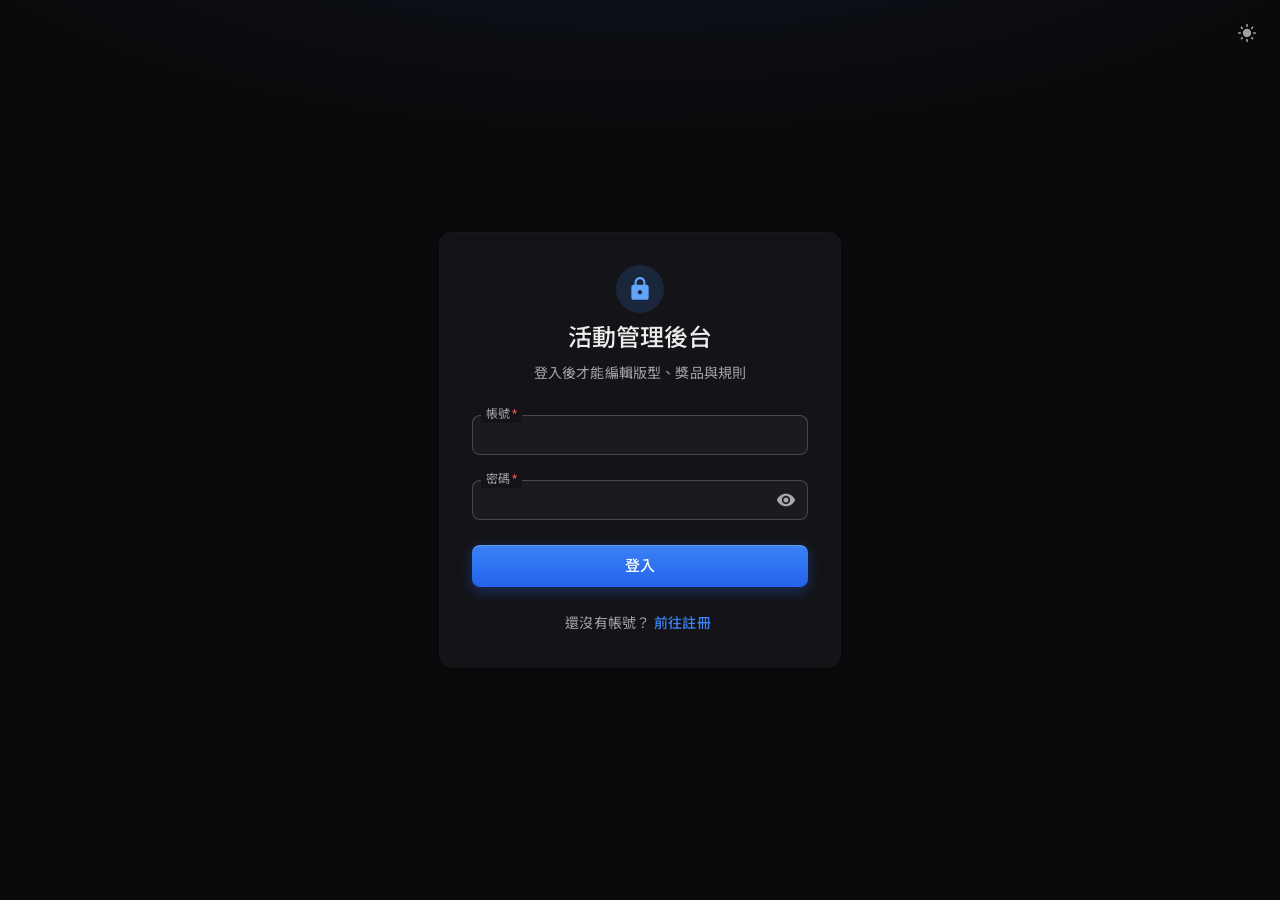
<file: index.html>
<!doctype html>
<html lang="zh-Hant-TW">
<head>
  <meta charset="utf-8">
  <script>try{document.documentElement.dataset.theme=localStorage.getItem("adm-theme")||"dark"}catch(e){document.documentElement.dataset.theme="dark"}</script>
  <meta name="viewport" content="width=device-width, initial-scale=1">
  <meta name="robots" content="noindex">
  <title>登入 ｜ 活動管理後台</title>
  <link rel="preconnect" href="https://fonts.googleapis.com">
  <link rel="preconnect" href="https://fonts.gstatic.com" crossorigin>
  <link rel="stylesheet" href="https://fonts.googleapis.com/css2?family=Roboto:wght@400;500;700&family=Noto+Sans+TC:wght@400;500;700&display=swap">
  <script type="module" crossorigin src="./assets/main-CyDZWE2t.js"></script>
  <link rel="modulepreload" crossorigin href="./assets/icons-DbFh4wHZ.js">
  <link rel="modulepreload" crossorigin href="./assets/ThemeToggle-DUVYQ5fp.js">
  <link rel="stylesheet" crossorigin href="./assets/main-C60JQdOF.css">
</head>
<body class="adm">
  <script src="./api-config.js"></script>
  <div id="root">
    <noscript>請啟用瀏覽器的 JavaScript 才能使用本系統。</noscript>
    <div style="max-width:420px;margin:15vh auto;padding:24px;font-family:'Noto Sans TC',system-ui,sans-serif;color:#555;text-align:center;line-height:1.7">
      載入中…
      <br><small>若持續空白：請改開已建置的 <b>dist/index.html</b>（上傳到主機的也是 dist/），<br>或在專案內先執行 <code>npm run dev</code>。</small>
    </div>
  </div>
</body>
</html>
</file>
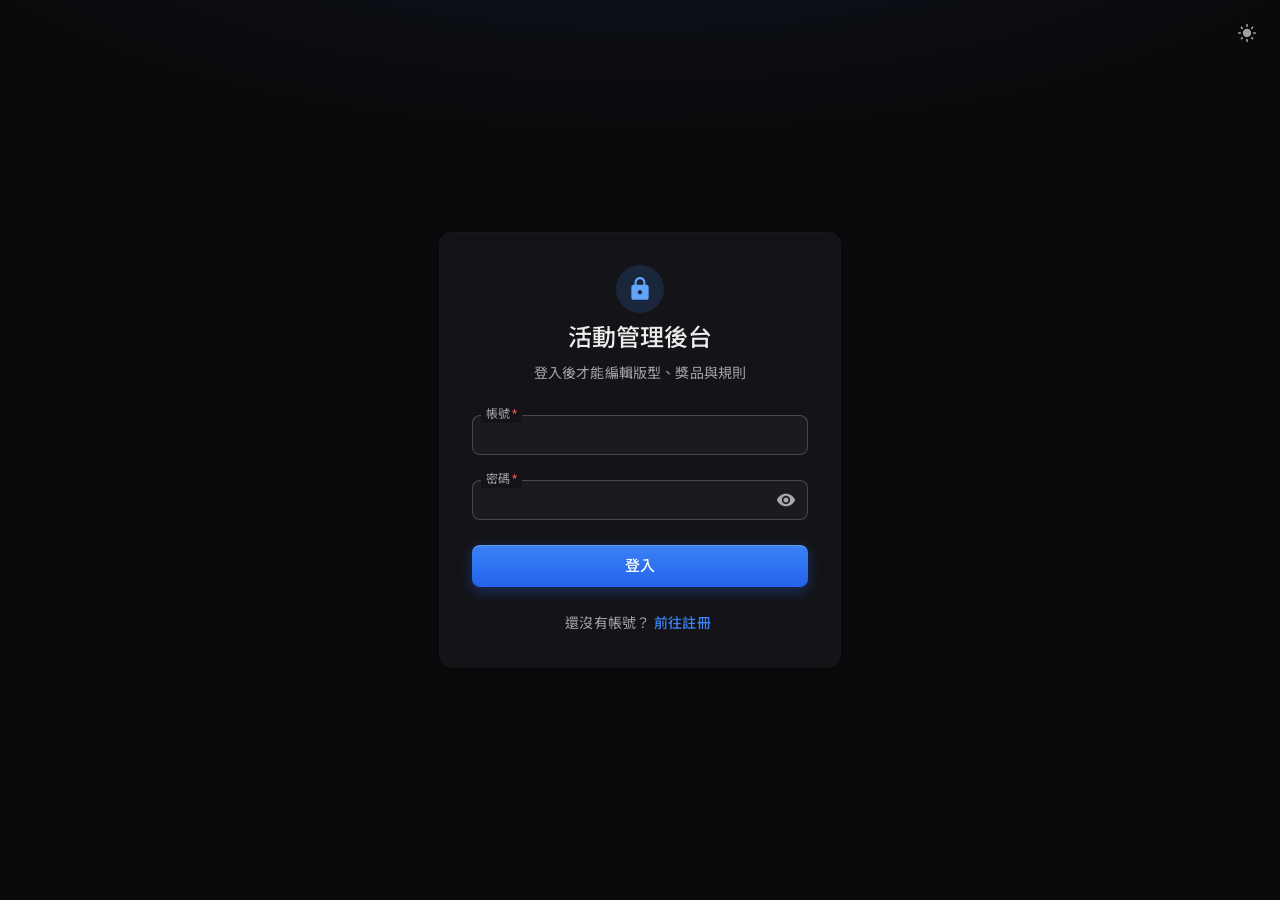
<file: app.html>
<!doctype html>
<html lang="zh-Hant-TW">
<head>
  <meta charset="utf-8">
  <script>try{document.documentElement.dataset.theme=localStorage.getItem("adm-theme")||"dark"}catch(e){document.documentElement.dataset.theme="dark"}</script>
  <meta name="viewport" content="width=device-width, initial-scale=1">
  <meta name="robots" content="noindex">
  <title>活動管理後台</title>
  <link rel="preconnect" href="https://fonts.googleapis.com">
  <link rel="preconnect" href="https://fonts.gstatic.com" crossorigin>
  <link rel="stylesheet" href="https://fonts.googleapis.com/css2?family=Roboto:wght@400;500;700&family=Roboto+Mono&family=Noto+Sans+TC:wght@400;500;700&display=swap">
  <script type="module" crossorigin src="./assets/app-DP8-jg47.js"></script>
  <link rel="modulepreload" crossorigin href="./assets/icons-DbFh4wHZ.js">
  <link rel="stylesheet" crossorigin href="./assets/app-DN7AlAfD.css">
</head>
<body class="adm">
  <script src="./api-config.js"></script>
  <div id="root">
    <noscript>請啟用瀏覽器的 JavaScript 才能使用本系統。</noscript>
    <div style="max-width:420px;margin:15vh auto;padding:24px;font-family:'Noto Sans TC',system-ui,sans-serif;color:#555;text-align:center;line-height:1.7">
      載入中…
      <br><small>若持續空白：請改開已建置的 <b>dist/app.html</b>（上傳到主機的也是 dist/），<br>或在專案內先執行 <code>npm run dev</code>。</small>
    </div>
  </div>
</body>
</html>
</file>
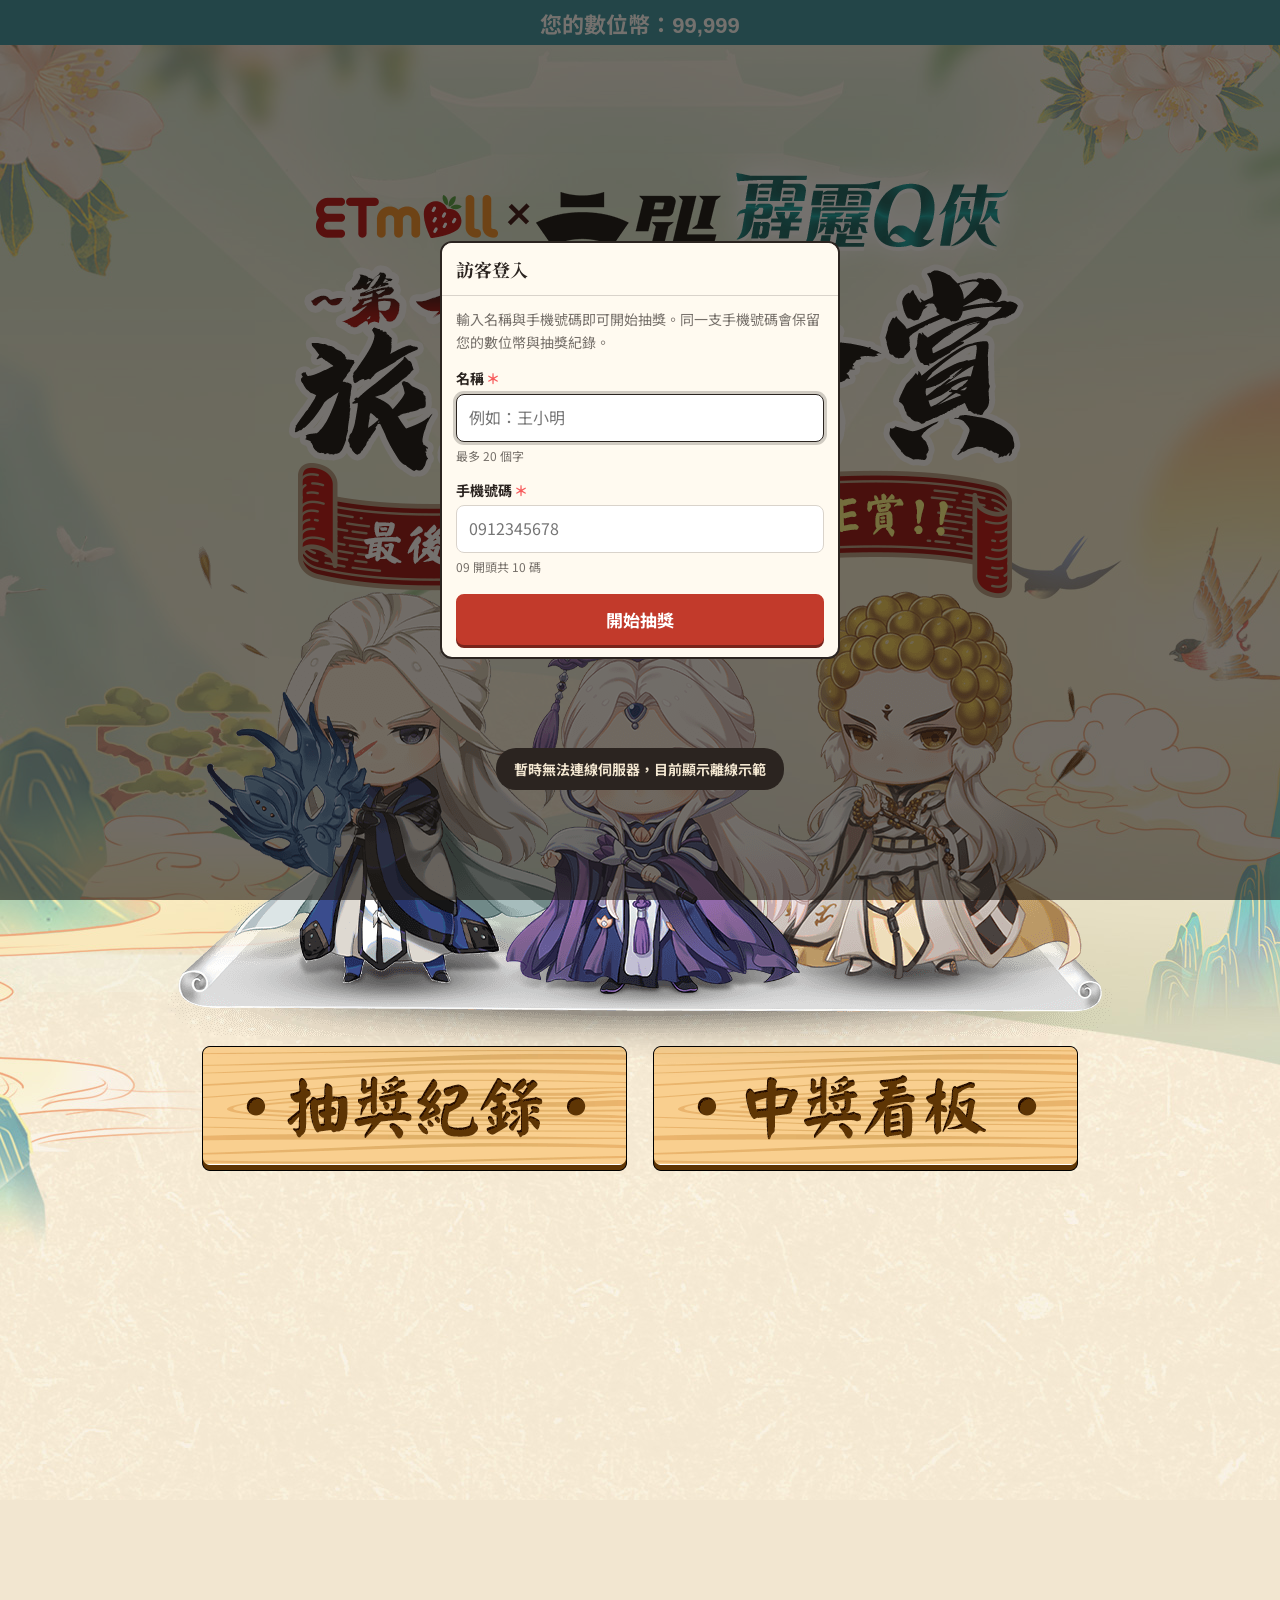
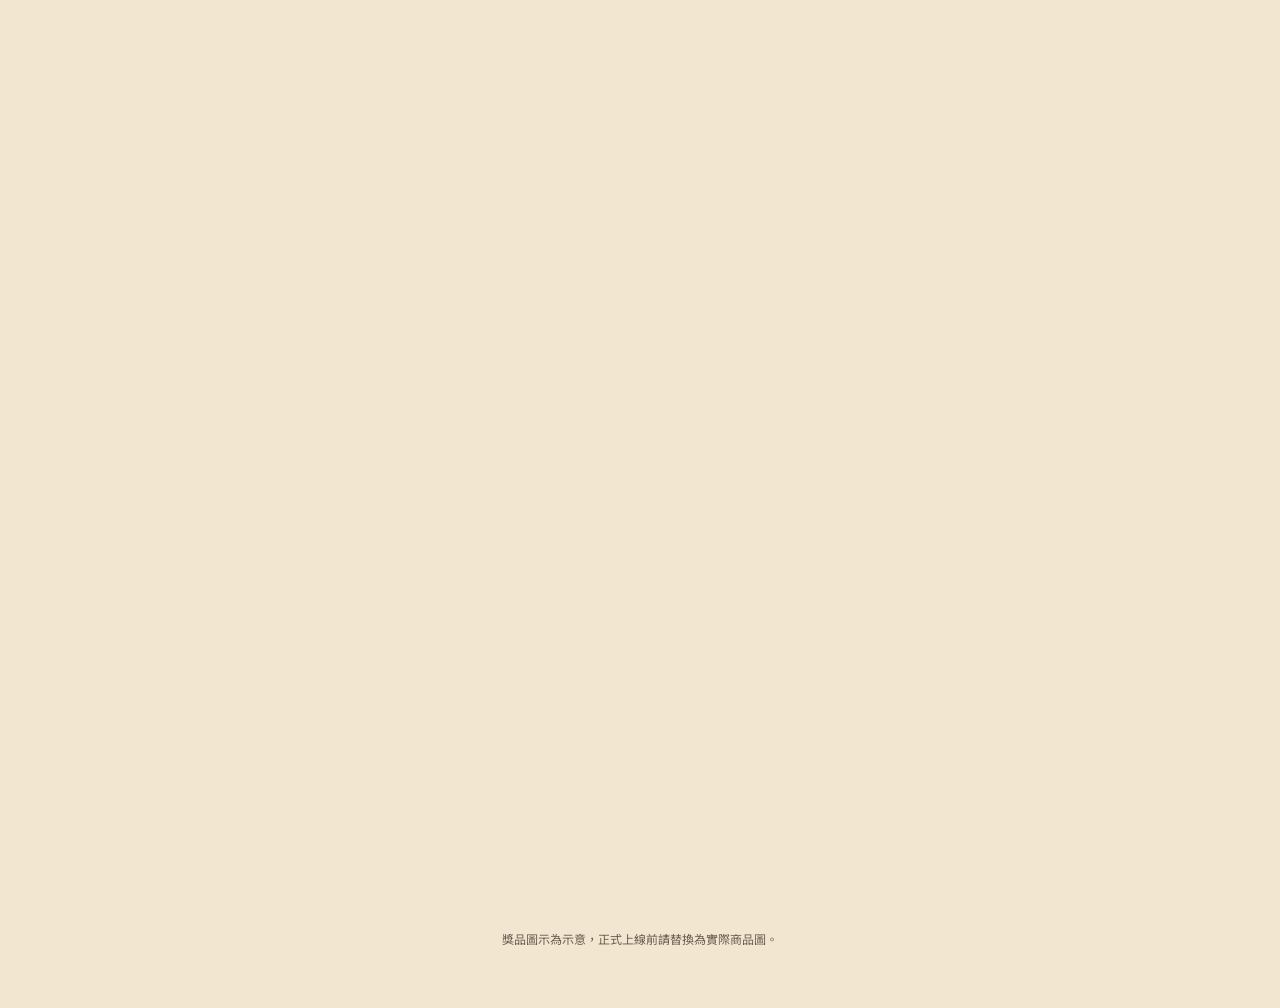
<file: preview.html>
<!doctype html>
<html lang="zh-Hant-TW">
<head>
  <meta charset="utf-8">
  <meta name="viewport" content="width=device-width, initial-scale=1, viewport-fit=cover">
  <title>活動頁預覽</title>
  <meta name="robots" content="noindex">
  <meta name="description" content="ETmall × 霹靂Q俠 旅遊一番賞線上抽獎活動：選角色、點格抽籤，每抽必中，最後一抽加碼送 LAST ONE 賞。">
  <link rel="preconnect" href="https://fonts.googleapis.com">
  <link rel="preconnect" href="https://fonts.gstatic.com" crossorigin>
  <link rel="stylesheet" href="https://fonts.googleapis.com/css2?family=Noto+Serif+TC:wght@700;900&family=Noto+Sans+TC:wght@400;500;700&display=swap">
  <link rel="stylesheet" href="css/site/index.css">
  <!-- 防止進場動畫開始前閃現：GSAP 設好初始狀態後由 motion.js 移除；2.5 秒後保險移除 -->
  <script>
    if (!(window.matchMedia && matchMedia("(prefers-reduced-motion: reduce)").matches)) {
      document.documentElement.classList.add("motion-pending");
      setTimeout(function () { document.documentElement.classList.remove("motion-pending"); }, 2500);
    }
  </script>
</head>
<body>
  <!-- 頁首背景（Figma: topbg），隨主欄寬度等比縮放 -->
  <div class="ib-backdrop" aria-hidden="true"></div>

  <header class="l-header ib-wallet">
    <p class="ib-wallet__coins" aria-live="polite">您的數位幣：<b class="ib-wallet__amount" id="bal">99,999</b></p>
    <!-- 訪客：名稱與登出（js/site/guest.js） -->
    <div class="ib-wallet__guest" id="guestBox" hidden>
      <button class="ib-wallet__uid" id="guestUid" type="button" hidden aria-label="複製 UID"><span class="ib-uid__code"></span><svg class="ib-uid__icon" viewBox="0 0 24 24" aria-hidden="true"><path d="M16 1H4C2.9 1 2 1.9 2 3v14h2V3h12V1zm3 4H8C6.9 5 6 5.9 6 7v14c0 1.1.9 2 2 2h11c1.1 0 2-.9 2-2V7c0-1.1-.9-2-2-2zm0 16H8V7h11v14z"/></svg></button><span class="ib-wallet__name" id="guestName"></span>
      <button class="ib-wallet__out" id="btnGuestOut" type="button">登出</button>
    </div>
  </header>

  <main class="l-container">
    <!-- 主視覺（Figma: 主視覺 / topBn） -->
    <section class="ib-hero">
      <img class="ib-hero__bg" data-slot="visualBg" src="assets/img/hero/visual-bg.png" alt="" width="960" height="991">
      <h1 class="ib-hero__heading">
        <img class="ib-hero__logo" data-slot="logo" src="assets/img/hero/logo.png" alt="ETmall × PILI 霹靂Q俠" width="717" height="132">
        <img class="ib-hero__subtitle" data-slot="subtitle" src="assets/img/hero/ani3-subtitle.png" alt="第一彈" width="272" height="75">
        <img class="ib-hero__title-a" data-slot="titleA" src="assets/img/hero/ani1-title.png" alt="旅遊" width="296" height="167">
        <img class="ib-hero__title-b" data-slot="titleB" src="assets/img/hero/ani2-title.png" alt="一番賞" width="453" height="215">
      </h1>
      <img class="ib-hero__ribbon" data-slot="ribbon" src="assets/img/hero/ani4-ribbon.png" alt="最後一抽加碼送 LAST ONE 賞！！" width="714" height="135">
      <!-- 視覺風格的點綴圖（可選，由「活動頁設計管理」設定；未設定時隱藏） -->
      <img class="ib-hero__deco ib-hero__deco--left" data-slot="decoLeft" alt="" hidden>
      <img class="ib-hero__deco ib-hero__deco--right" data-slot="decoRight" alt="" hidden>
    </section>

    <!-- 雙按鈕（Figma: 雙按鈕） -->
    <div class="ib-quicklinks">
      <button class="ib-quicklinks__btn" id="btnRec"><img data-slot="btnRecords" src="assets/img/hero/btn-records.png" alt="抽獎紀錄" width="480" height="147"></button>
      <button class="ib-quicklinks__btn" id="btnBoard"><img data-slot="btnBoard" src="assets/img/hero/btn-board.png" alt="中獎看板" width="480" height="147"></button>
    </div>

    <!-- 遊戲區標題（Figma: 遊戲區標題） -->
    <h2 class="ib-game-title">
      <img data-slot="gameTitle" src="assets/img/hero/game-title.png" alt="遊戲區：100% 中獎率。選取 1 格即可使用數位幣 100 枚進行抽獎，每人抽獎次數無上限" width="960" height="424">
    </h2>

    <!-- 角色選擇（Figma: 選擇器） -->
    <div class="ib-picker" id="picker" role="group" aria-label="選擇角色"></div>

    <!-- 遊戲區（Figma: 遊戲區 7 × 10） -->
    <div class="ib-board" id="board">
      <img class="ib-board__art" id="art" src="assets/img/board/01.png" alt="" width="960" height="960">
      <div class="ib-board__grid" id="grid" role="grid" aria-label="抽獎格"></div>
    </div>

    <!-- 本輪狀態：輪數印章＋剩餘籤數進度＋規則說明 -->
    <div class="ib-status-wrap">
      <div class="ib-status" aria-live="polite">
        <div class="ib-status__round">
          <span class="ib-status__round-unit">第</span>
          <em class="ib-status__round-num" id="round">2</em>
          <span class="ib-status__round-unit">輪</span>
        </div>
        <div class="ib-status__stock">
          <p class="ib-status__stock-text">
            還剩 <em class="ib-status__left" id="left">0</em><span class="ib-status__total"> / <span id="total">70</span></span> 張可抽
          </p>
          <div class="progress ib-status__bar" role="progressbar" aria-label="本輪剩餘籤數" aria-valuemin="0" id="leftBar">
            <span class="progress__fill ib-status__bar-fill" id="leftFill"></span>
          </div>
        </div>
        <p class="ib-status__note">
          <span class="ib-status__note-line">每格對應一張籤</span>
          <span class="ib-status__note-line">抽完即開新一輪</span>
        </p>
      </div>
    </div>

    <div class="ib-drawbar" id="actionbar" hidden>
      <p class="ib-drawbar__text" id="selText">已選第 1 格</p>
      <button class="btn btn--outline" id="btnReset">重新選擇</button>
      <button class="btn btn--primary" id="btnDraw">確認抽獎（100 數位幣）</button>
    </div>

    <!-- 獎項介紹（Figma: index0327_07 掛軸，內容高度可延伸） -->
    <section class="ib-scroll" aria-labelledby="ph">
      <h2 class="u-visually-hidden" id="ph">獎項介紹</h2>
      <div class="ib-scroll__content" id="prizes"></div>
    </section>

    <div class="l-inset">
      <section class="l-section ib-rules" aria-labelledby="rh">
        <h2 class="ib-rules__title" id="rh">活動說明</h2>
        <div class="ib-rules__body">
          <h4 class="ib-rules__heading">【活動辦法】</h4>
          <ol class="ib-rules__list">
            <li>活動時間：即日起至 2026/12/31 23:59 止。</li>
            <li>活動資格：已完成會員註冊並綁定手機號碼之會員，即可參加。</li>
            <li>活動內容：每次抽獎使用數位幣 100 枚，選擇任一格即抽出一張籤，每張籤必中 A～F 賞其中之一；每輪抽出最後一張籤者，加碼獲得 LAST ONE 賞。</li>
            <li>購物金將於活動結束後 14 天內陸續匯入會員帳戶，使用期限為匯入後 30 天。</li>
            <li>注意事項：
              <ul class="ib-rules__sublist">
                <li>此活動僅限官方網站參加。</li>
                <li>實體獎項將於中獎後 30 個工作天內寄出，請確認收件資料正確。</li>
                <li>F 賞數位幣將於中獎當下立即回饋至帳戶。</li>
                <li>每輪籤數固定，抽完即開新一輪，獎項數量以中獎看板為準。</li>
                <li>主辦單位保有活動變更、修改或終止之權利，如有異動，修改後之內容將公布於活動頁。</li>
              </ul>
            </li>
          </ol>
        </div>
      </section>
      <p class="ib-footnote">獎品圖示為示意，正式上線前請替換為實際商品圖。</p>
    </div>
  </main>

  <div id="modal" class="modal" hidden></div>
  <div id="toast" class="toast" role="status" hidden></div>
  

  <!-- GSAP 3（含 ScrollTrigger）：只載入一次 -->
  <script src="js/vendor/gsap.min.js"></script>
  <script src="js/vendor/ScrollTrigger.min.js"></script>

  <!-- 載入順序：設定 → 圖像 → 狀態 → 動畫 → 畫面 → 撕籤效果 → 遊戲流程 → 訪客登入 → 進入點 -->
  <!-- 視覺風格：先套用已發布的風格（或管理頁的即時預覽），再初始化其他模組 -->
  <script src="js/core/api-config.js"></script>
  <script src="js/core/api.js"></script>
  <script src="js/domain/theme.js"></script>
  <script>App.theme.boot();</script>
  <script src="js/domain/config.js"></script>
  <script src="js/domain/catalog.js"></script>
  <script>App.catalog.boot();</script>
  <script src="js/domain/rules.js"></script>
  <script>App.rules.boot();</script>
  <script src="js/site/art.js"></script>
  <script src="js/site/store.js"></script>
  <script src="js/site/motion.js"></script>
  <script src="js/site/ui.js"></script>
  <script src="js/site/tear.js"></script>
  <script src="js/site/game.js"></script>
  <script src="js/site/guest.js"></script>
  <script src="js/site/main.js"></script>
</body>
</html>
</file>
<file: assets/main-C60JQdOF.css>
:root{color-scheme:light;--color-primary: #c23a2b;--color-primary-dark: #7d2219;--color-secondary: #2f7f86;--color-secondary-dark: #1f5a60;--color-accent: #c8902c;--color-accent-light: #f3d48a;--color-accent-dark: #8f6216;--color-topbar: #298d9c;--color-text: #2b2420;--color-text-muted: #6b5d50;--color-text-inverse: #ffffff;--color-text-cream: #fff6e0;--color-bg: #f2e6d0;--color-bg-alt: #efe0c2;--color-surface: #fffaf0;--color-border: #d9c39c;--color-overlay: rgba(32, 26, 22, .62);--color-ink-12: rgba(43, 36, 32, .12);--color-ink-15: rgba(43, 36, 32, .15);--color-ink-18: rgba(43, 36, 32, .18);--color-ink-25: rgba(43, 36, 32, .25);--color-ink-55: rgba(43, 36, 32, .55);--font-display: "Noto Serif TC", "Songti TC", "PMingLiU", serif;--font-body: "Noto Sans TC", "PingFang TC", "Microsoft JhengHei", sans-serif;--font-topbar: "Microsoft JhengHei", "PingFang TC", "Noto Sans TC", sans-serif;--font-number: Roboto, "Helvetica Neue", Arial, sans-serif;--font-size-xs: 12px;--font-size-sm: 13px;--font-size-md: 14px;--font-size-base: 15px;--font-size-lg: 17px;--font-size-xl: 18px;--font-size-2xl: 22px;--font-size-3xl: 30px;--font-weight-regular: 400;--font-weight-medium: 500;--font-weight-bold: 700;--font-weight-black: 900;--line-height-tight: 1.1;--line-height-base: 1.6;--space-2xs: 4px;--space-xs: 6px;--space-sm: 8px;--space-md: 10px;--space-lg: 12px;--space-xl: 14px;--space-2xl: 16px;--space-3xl: 24px;--space-section: 34px;--space-page-end: 48px;--gutter-left: max(16px, env(safe-area-inset-left, 0px));--gutter-right: max(16px, env(safe-area-inset-right, 0px));--radius-xs: 4px;--radius-sm: 6px;--radius-md: 8px;--radius-lg: 10px;--radius-xl: 12px;--radius-pill: 20px;--radius-round: 50%;--shadow-figure: drop-shadow(0 6px 6px var(--color-ink-18));--shadow-dock: 0 -6px 16px var(--color-ink-12);--z-board-overlay: 2;--z-dock: 4;--z-header: 5;--z-safe-area: 10;--z-modal: 20;--z-toast: 30;--layout-max-width: 960px;--px: calc(100cqi / 960);--design-width: 960}*,*:before,*:after{box-sizing:border-box}html{padding-top:env(safe-area-inset-top,0px);-webkit-text-size-adjust:100%}body{margin:0;font-family:var(--font-body);font-size:var(--font-size-base);line-height:var(--line-height-base);color:var(--color-text);background-color:var(--color-bg);background-image:radial-gradient(ellipse 60% 30% at 10% 100%,rgba(47,127,134,.12),transparent 70%),radial-gradient(ellipse 50% 25% at 95% 92%,rgba(47,127,134,.1),transparent 70%),radial-gradient(ellipse 70% 40% at 50% 0%,rgba(200,144,44,.12),transparent 70%);background-attachment:fixed}img,svg{max-width:100%}button{margin:0;padding:0;border:0;background:none;font:inherit;color:inherit;cursor:pointer}:focus-visible{outline:3px solid var(--color-accent);outline-offset:2px}[hidden]{display:none!important}.u-visually-hidden{position:absolute;width:1px;height:1px;margin:-1px;padding:0;overflow:hidden;clip:rect(0 0 0 0);white-space:nowrap;border:0}@media (prefers-reduced-motion: reduce){*,*:before,*:after{animation-duration:.01ms!important;transition-duration:.01ms!important}}.adm{--mui-primary: #1976d2;--mui-primary-dark: #1565c0;--mui-primary-light: #42a5f5;--mui-primary-alpha: rgba(25, 118, 210, .08);--mui-primary-alpha-hover: rgba(25, 118, 210, .12);--mui-success: #2e7d32;--mui-success-alpha: rgba(46, 125, 50, .1);--mui-warning: #ed6c02;--mui-warning-text: #e65100;--mui-warning-alpha: rgba(237, 108, 2, .08);--mui-error: #d32f2f;--mui-error-dark: #c62828;--mui-info-bg: #e5f6fd;--mui-info-text: #014361;--mui-info-icon: #0288d1;--mui-text: rgba(0, 0, 0, .87);--mui-text-2: rgba(0, 0, 0, .6);--mui-text-3: rgba(0, 0, 0, .38);--mui-divider: rgba(0, 0, 0, .12);--mui-outline: rgba(0, 0, 0, .23);--mui-hover: rgba(0, 0, 0, .04);--mui-bg: #f5f5f5;--mui-paper: #ffffff;--mui-radius: 4px;--mui-ease: cubic-bezier(.4, 0, .2, 1);--mui-e1: 0 2px 1px -1px rgba(0,0,0,.2), 0 1px 1px 0 rgba(0,0,0,.14), 0 1px 3px 0 rgba(0,0,0,.12);--mui-e2: 0 3px 1px -2px rgba(0,0,0,.2), 0 2px 2px 0 rgba(0,0,0,.14), 0 1px 5px 0 rgba(0,0,0,.12);--mui-e4: 0 2px 4px -1px rgba(0,0,0,.2), 0 4px 5px 0 rgba(0,0,0,.14), 0 1px 10px 0 rgba(0,0,0,.12);--mui-e6: 0 3px 5px -1px rgba(0,0,0,.2), 0 6px 10px 0 rgba(0,0,0,.14), 0 1px 18px 0 rgba(0,0,0,.12);--mui-e8: 0 5px 5px -3px rgba(0,0,0,.2), 0 8px 10px 1px rgba(0,0,0,.14), 0 3px 14px 2px rgba(0,0,0,.12);--mui-e24: 0 11px 15px -7px rgba(0,0,0,.2), 0 24px 38px 3px rgba(0,0,0,.14), 0 9px 46px 8px rgba(0,0,0,.12);min-height:100vh;font-family:Roboto,Noto Sans TC,Helvetica Neue,Arial,sans-serif;font-size:14px;line-height:1.43;letter-spacing:.01071em;color:var(--mui-text);background:var(--mui-bg);background-image:none}.mui-icon{flex:none;width:1.25em;height:1.25em;fill:currentColor}.mui-ripple{position:absolute;border-radius:50%;background:currentColor;opacity:.3;transform:scale(0);pointer-events:none;animation:mui-ripple .55s var(--mui-ease) forwards}@keyframes mui-ripple{to{transform:scale(1);opacity:0}}@keyframes adm-api-pulse{50%{opacity:.25}}@keyframes mui-grow{0%{opacity:0;transform:scale(.75)}}@keyframes mui-fade{0%{opacity:0}}@keyframes mui-snack{0%{opacity:0;transform:scale(.8)}}.adm-sr{position:absolute;width:1px;height:1px;margin:-1px;overflow:hidden;clip:rect(0 0 0 0);white-space:nowrap;border:0}.adm-btn{position:relative;display:inline-flex;align-items:center;justify-content:center;gap:8px;min-width:64px;min-height:36.5px;padding:6px 16px;overflow:hidden;font-size:14px;font-weight:500;line-height:1.75;letter-spacing:.02857em;white-space:nowrap;color:var(--mui-primary);background:transparent;border:0;border-radius:var(--mui-radius);transition:background-color .25s var(--mui-ease),box-shadow .25s var(--mui-ease),border-color .25s var(--mui-ease),color .25s var(--mui-ease)}.adm-btn .mui-icon{width:20px;height:20px;margin-left:-4px}.adm-btn:hover:not(:disabled){background:var(--mui-primary-alpha)}.adm-btn:focus-visible{outline:none;background:var(--mui-primary-alpha-hover)}.adm-btn:disabled{color:var(--mui-text-3);cursor:default;pointer-events:none}.adm-btn--primary{color:#fff;background:var(--mui-primary);box-shadow:var(--mui-e2)}.adm-btn--primary:hover:not(:disabled){background:var(--mui-primary-dark);box-shadow:var(--mui-e4)}.adm-btn--primary:active:not(:disabled){box-shadow:var(--mui-e8)}.adm-btn--primary:focus-visible{background:var(--mui-primary-dark);box-shadow:var(--mui-e6)}.adm-btn--primary:disabled{color:#00000042;background:#0000001f;box-shadow:none}.adm-btn--secondary{padding:5px 15px;border:1px solid rgba(25,118,210,.5)}.adm-btn--secondary:hover:not(:disabled){border-color:var(--mui-primary)}.adm-btn--secondary:disabled{border-color:#0000001f}.adm-btn--ghost{padding:6px 8px}.adm-btn--danger{color:#fff;background:var(--mui-error);box-shadow:var(--mui-e2)}.adm-btn--danger:hover:not(:disabled){background:var(--mui-error-dark);box-shadow:var(--mui-e4)}.adm-btn--small{min-height:30.75px;padding:4px 10px;font-size:13px}.adm-btn--small.adm-btn--secondary{padding:3px 9px}.adm-btn--small.adm-btn--ghost{padding:4px 5px}.adm-btn--small .mui-icon{width:18px;height:18px}.adm-icon-btn{position:relative;display:inline-grid;place-items:center;width:34px;height:34px;overflow:hidden;color:var(--mui-text-2);border-radius:50%;transition:background-color .15s var(--mui-ease)}.adm-icon-btn .mui-icon{width:20px;height:20px}.adm-icon-btn:hover:not(:disabled){background:var(--mui-hover)}.adm-icon-btn:disabled{color:var(--mui-text-3);cursor:default}.adm-icon-btn--danger:hover:not(:disabled){color:var(--mui-error);background:#d32f2f0a}.adm-btn--link{min-width:0;min-height:0;padding:2px 4px;font-size:13px}.adm-panel{min-width:0;overflow:hidden;background:var(--mui-paper);border-radius:var(--mui-radius);box-shadow:var(--mui-e1)}.adm-panel__head{display:flex;flex-wrap:wrap;align-items:center;gap:8px 12px;padding:16px}.adm-panel__title{margin:0 auto 0 0;font-size:1.25rem;font-weight:500;line-height:1.6;letter-spacing:.0075em}.adm-hint{margin:0;padding:8px 16px 16px;font-size:12px;line-height:1.66;letter-spacing:.03333em;color:var(--mui-text-2)}.adm-tag{display:inline-flex;align-items:center;height:24px;padding:0 8px;font-size:12px;line-height:1;white-space:nowrap;color:var(--mui-text);background:#00000014;border-radius:16px}.adm-tag--live{color:#fff;background:var(--mui-success)}.adm-tag--draft{color:var(--mui-warning-text);background:transparent;border:1px solid var(--mui-warning)}.adm-tag--editing{color:var(--mui-primary);background:transparent;border:1px solid var(--mui-primary)}.adm-menu{position:relative}.adm-menu__list{position:absolute;right:0;top:calc(100% + 4px);z-index:1300;display:grid;min-width:220px;padding:8px 0;background:var(--mui-paper);border-radius:var(--mui-radius);box-shadow:var(--mui-e8);transform-origin:top right;animation:mui-grow .2s var(--mui-ease)}.adm-menu__label{padding:8px 16px 4px;font-size:12px;font-weight:500;line-height:2;color:var(--mui-text-2)}.adm-menu__item{position:relative;display:flex;align-items:center;gap:12px;min-height:36px;padding:6px 16px;overflow:hidden;font-size:1rem;text-align:left;color:var(--mui-text)}.adm-menu__item:hover,.adm-menu__item:focus-visible{outline:none;background:var(--mui-hover)}.adm-field{position:relative;display:grid;flex:1 1 180px}.adm-field__label{position:absolute;left:9px;top:-9px;z-index:1;padding:0 5px;font-size:12px;line-height:1.4;color:var(--mui-text-2);background:var(--mui-paper);pointer-events:none;transition:color .2s var(--mui-ease)}.adm-input{height:40px;padding:8.5px 14px;font:inherit;font-size:1rem;color:var(--mui-text);background:transparent;border:1px solid var(--mui-outline);border-radius:var(--mui-radius);transition:border-color .2s var(--mui-ease)}select.adm-input{-webkit-appearance:none;-moz-appearance:none;appearance:none;padding-right:32px;background:url("data:image/svg+xml,%3Csvg xmlns='http://www.w3.org/2000/svg' viewBox='0 0 24 24'%3E%3Cpath d='M7 10l5 5 5-5z' fill='rgba(0,0,0,0.54)'/%3E%3C/svg%3E") right 7px center / 24px no-repeat}.adm-input:hover{border-color:var(--mui-text)}.adm-input:focus-visible{outline:none;border-color:var(--mui-primary);box-shadow:inset 0 0 0 1px var(--mui-primary)}.adm-field:focus-within .adm-field__label{color:var(--mui-primary)}.adm-tabs{display:flex;min-height:48px;padding:0 8px;overflow-x:auto;border-bottom:1px solid var(--mui-divider);scrollbar-width:none}.adm-tabs::-webkit-scrollbar{display:none}.adm-tab{position:relative;flex:0 0 auto;display:inline-flex;align-items:center;gap:6px;min-width:72px;min-height:48px;padding:12px 16px;overflow:hidden;font-size:14px;font-weight:500;line-height:1.25;letter-spacing:.02857em;color:var(--mui-text-2);transition:color .25s var(--mui-ease)}.adm-tab:after{content:"";position:absolute;left:0;right:0;bottom:0;height:2px;background:var(--mui-primary);transform:scaleX(0);transition:transform .3s var(--mui-ease)}.adm-tab:hover{color:var(--mui-text)}.adm-tab.is-active{color:var(--mui-primary)}.adm-tab.is-active:after{transform:scaleX(1)}.adm-tab__count{display:inline-grid;place-items:center;min-width:20px;height:20px;padding:0 6px;font-size:12px;font-weight:500;color:#fff;background:var(--mui-warning);border-radius:10px}.adm-group-title{margin:8px 0 0;font-size:12px;font-weight:500;line-height:2.66;letter-spacing:.08333em;color:var(--mui-text-2)}.adm-seg{display:inline-flex;border-radius:var(--mui-radius)}.adm-seg__btn{position:relative;display:inline-flex;align-items:center;gap:6px;min-height:32px;padding:5px 11px;overflow:hidden;font-size:13px;font-weight:500;line-height:1.75;letter-spacing:.02857em;color:var(--mui-text-2);border:1px solid var(--mui-divider);transition:background-color .15s var(--mui-ease),color .15s var(--mui-ease)}.adm-seg__btn+.adm-seg__btn{margin-left:-1px}.adm-seg__btn:first-child{border-radius:var(--mui-radius) 0 0 var(--mui-radius)}.adm-seg__btn:last-child{border-radius:0 var(--mui-radius) var(--mui-radius) 0}.adm-seg__btn .mui-icon{width:18px;height:18px}.adm-seg__btn:hover{background:var(--mui-hover)}.adm-seg__btn.is-active{color:var(--mui-primary);background:var(--mui-primary-alpha)}.adm-seg__btn.is-active:hover{background:var(--mui-primary-alpha-hover)}.adm-dialog{position:fixed;top:0;right:0;bottom:0;left:0;z-index:1300;display:grid;place-items:center;padding:32px;background:#00000080;animation:mui-fade 225ms var(--mui-ease)}.adm-dialog__panel{display:flex;flex-direction:column;width:min(480px,100%);max-height:calc(100% - 64px);overflow:hidden;background:var(--mui-paper);border-radius:var(--mui-radius);box-shadow:var(--mui-e24)}.adm-dialog__title{margin:0;padding:16px 24px;font-size:1.25rem;font-weight:500;line-height:1.6;letter-spacing:.0075em}.adm-dialog__body{flex:1 1 auto;padding:0 24px 20px;overflow-y:auto;font-size:1rem;line-height:1.5;color:var(--mui-text-2)}.adm-dialog__body p{margin:0 0 8px}.adm-dialog__body b{color:var(--mui-text);font-weight:500}.adm-dialog__actions{display:flex;flex-wrap:wrap;justify-content:flex-end;gap:8px;padding:8px 24px 16px}.adm-diff{display:grid;margin:8px 0 0;padding:0;list-style:none;border:1px solid var(--mui-divider);border-radius:var(--mui-radius)}.adm-diff__item{display:grid;grid-template-columns:1fr 64px 20px 64px;align-items:center;gap:8px;padding:8px 16px;font-size:14px;color:var(--mui-text)}.adm-diff__item+.adm-diff__item{border-top:1px solid var(--mui-divider)}.adm-diff__arrow{display:grid;place-items:center;color:var(--mui-text-3)}.adm-toast{position:fixed;left:24px;bottom:24px;z-index:1400;display:flex;align-items:center;gap:12px;min-width:288px;max-width:min(560px,calc(100vw - 48px));padding:6px 16px;min-height:48px;font-size:14px;line-height:1.43;color:#fff;background:#323232;border-radius:var(--mui-radius);box-shadow:var(--mui-e6);animation:mui-snack 225ms var(--mui-ease)}.adm-toast.is-error{background:var(--mui-error)}@media (max-width: 899px){.adm-toast{left:8px;right:8px;bottom:8px;min-width:0;max-width:none}}.adm-tabs--full .adm-tab{flex:1 1 0;justify-content:center}.adm-tab .mui-icon{width:20px;height:20px}.adm-editor{display:grid;gap:12px;padding:0 16px 16px}.adm-form{display:grid;gap:20px;padding-top:8px}.adm-field--block{flex:none}.adm-input--multi{height:auto;min-height:80px;line-height:1.5;resize:vertical}.adm-field__helper{display:flex;justify-content:space-between;gap:12px;margin:3px 14px 0;font-size:12px;line-height:1.66;letter-spacing:.03333em;color:var(--mui-text-2)}.adm-field__helper [data-count]{flex:none}.adm-field.is-error .adm-field__label,.adm-field.is-error .adm-field__helper{color:var(--mui-error)}.adm-field.is-error .adm-input{border-color:var(--mui-error)}.adm-field.is-error .adm-input:focus-visible{box-shadow:inset 0 0 0 1px var(--mui-error)}.adm-diff__item--head{display:block;background:#fafafa}.adm-diff__sub{font-size:12px;color:var(--mui-text-2)}.adm-alert{display:flex;gap:12px;padding:6px 16px;font-size:14px;line-height:1.5;border-radius:var(--mui-radius)}.adm-alert>.mui-icon{width:22px;height:22px;flex:none;margin-top:7px}.adm-alert>div{padding:8px 0}.adm-alert ul{margin:2px 0 0;padding-left:18px}.adm-alert b{font-weight:500}.adm-alert a{color:inherit;font-weight:500}.adm-alert--error{color:#5f2120;background:#fdeded}.adm-alert--error>.mui-icon{color:var(--mui-error)}.adm-alert--warning{color:#663c00;background:#fff4e5}.adm-alert--warning>.mui-icon{color:var(--mui-warning)}.adm-alert--warning ul{padding-left:0;list-style:none}.adm-alert--warning li+li{margin-top:4px}.adm-dialog__body .adm-alert{margin-top:8px}.adm-group-title small{margin-left:8px;font-weight:400;letter-spacing:0;text-transform:none}.adm-hint--flush{padding:0}.adm-field--num{max-width:280px}.adm-input--adorn{display:flex;align-items:center;gap:8px;padding-top:0;padding-bottom:0}.adm-input--adorn input{flex:1;min-width:0;height:38px;padding:0;font:inherit;color:inherit;background:none;border:0;outline:0}.adm-input--adorn span{flex:none;font-size:14px;color:var(--mui-text-2)}.adm-input--adorn:focus-within{border-color:var(--mui-primary);box-shadow:inset 0 0 0 1px var(--mui-primary)}.adm-field.is-changed .adm-input{border-color:var(--mui-warning)}.adm-form-row{display:flex;flex-wrap:wrap;gap:16px;padding-top:8px}.adm-form-row .adm-field{flex:1 1 200px}.adm-field--block:first-of-type{margin-top:8px}.adm-table-wrap{overflow-x:auto;border:1px solid var(--mui-divider);border-radius:var(--mui-radius)}.adm-table{width:100%;font-size:14px;border-collapse:collapse}.adm-table th{padding:8px 12px;font-size:12px;font-weight:500;text-align:left;color:var(--mui-text-2);background:#fafafa;border-bottom:1px solid var(--mui-divider)}.adm-table td{padding:6px 12px;border-bottom:1px solid var(--mui-divider)}.adm-table tbody tr:hover{background:var(--mui-hover)}.adm-table tbody tr.is-changed{background:var(--mui-warning-alpha)}.adm-table tfoot td{font-weight:500;border-bottom:0}.adm-table tfoot small{font-weight:400;color:var(--mui-text-2)}.adm-table tfoot tr.is-error td{color:var(--mui-error);background:#fdeded}.adm-table .is-num{text-align:right;white-space:nowrap}.adm-table__name{color:var(--mui-text-2)}.adm-input--cell{width:72px;height:32px;padding:4px 8px;text-align:right}.adm-input--sm{height:32px;padding:4px 32px 4px 10px;font-size:14px}.adm-switch{position:relative;display:inline-flex;align-items:center;gap:4px;font-size:14px;cursor:pointer}.adm-switch input{position:absolute;opacity:0;width:1px;height:1px}.adm-switch__track{position:relative;width:58px;height:38px;flex:none}.adm-switch__track:before{content:"";position:absolute;top:12px;right:12px;bottom:12px;left:12px;border-radius:7px;background:#00000061;transition:background-color .15s var(--mui-ease)}.adm-switch__track:after{content:"";position:absolute;top:9px;left:9px;width:20px;height:20px;border-radius:50%;background:#fff;box-shadow:var(--mui-e1);transition:transform .15s var(--mui-ease),background-color .15s var(--mui-ease)}.adm-switch input:checked+.adm-switch__track:before{background:#1976d280}.adm-switch input:checked+.adm-switch__track:after{background:var(--mui-primary);transform:translate(20px)}.adm-switch input:focus-visible+.adm-switch__track:after{box-shadow:0 0 0 9px var(--mui-primary-alpha-hover)}.adm-chips{display:flex;flex-wrap:wrap;gap:8px}.adm-chip{position:relative;display:inline-flex;align-items:center;gap:4px;height:32px;padding:0 12px;overflow:hidden;font-size:13px;color:var(--mui-text);background:transparent;border:1px solid var(--mui-outline);border-radius:16px;transition:background-color .15s var(--mui-ease)}.adm-chip .mui-icon{width:18px;height:18px;margin-left:-4px}.adm-chip:hover{background:var(--mui-hover)}.adm-chip.is-on{color:#fff;background:var(--mui-primary);border-color:var(--mui-primary)}.adm-field--inline{flex:none}.adm-req{margin-left:2px;color:#f7595a}.adm-auth__pwd{position:relative;display:grid}.adm-auth__pwd .adm-input{padding-right:48px}.adm-auth__eye{position:absolute;right:4px;top:50%;transform:translateY(-50%);display:grid;place-items:center;width:36px;height:36px;padding:0;color:var(--mui-text-2);background:none;border:0;border-radius:50%;cursor:pointer}.adm-auth__eye:hover{background:var(--mui-hover)}.adm-auth__eye:focus-visible{outline:2px solid var(--mui-primary);outline-offset:-2px}.adm-auth__eye .mui-icon{width:20px;height:20px}.adm-alert--success{color:#1e4620;background:#edf7ed}.adm-alert--success>.mui-icon{color:var(--mui-success)}.adm-alert--info{color:#014361;background:#e5f6fd}.adm-alert--info>.mui-icon{color:#0288d1}.adm-menu__item{width:100%;background:none;border:0;font:inherit;font-size:14px;cursor:pointer}.adm-dialog__panel--form,.adm-dialog__panel--sm{width:min(480px,100%)}main:focus{outline:none}@media (max-width: 899px){.adm-toast{bottom:calc(var(--adm-bar-h) + 8px + env(safe-area-inset-bottom))!important}.adm-dialog{padding:16px;align-items:end}.adm-dialog__panel{max-height:calc(100% - 16px)}.adm-dialog__actions{padding:12px 24px calc(12px + env(safe-area-inset-bottom))}.adm-dialog__actions .adm-btn{flex:1 1 0;justify-content:center;min-height:48px}}@media (pointer: coarse),(max-width: 899px){.adm-btn{min-height:44px}.adm-btn--small{min-height:40px}.adm-icon-btn{min-width:44px;min-height:44px}.adm-input{min-height:44px;font-size:16px}.adm-seg__btn{min-height:40px}.adm-tab{min-height:48px}.adm-chip{min-height:36px}.adm-auth__eye{width:44px;height:44px}.adm-menu__item{min-height:44px}}.adm-table th{white-space:nowrap}.adm-tag,.adm-grade{justify-content:center;line-height:1;text-align:center;white-space:nowrap}.adm-kv{display:grid;margin:0}.adm-kv__row{display:grid;grid-template-columns:96px 1fr;gap:12px;padding:10px 0;border-bottom:1px solid var(--mui-divider)}.adm-kv__row:last-child{border-bottom:0}.adm-kv dt{font-size:13px;color:var(--mui-text-2)}.adm-kv dd{margin:0;color:var(--mui-text)}.adm-kv__row{align-items:center}.adm-tag,.adm-grade,.adm-api,.adm-live,.adm-role,.adm-pchip,.adm-audit__act,.adm-users .adm-tag{display:inline-flex;align-items:center;justify-content:center;height:24px;line-height:1;white-space:nowrap;vertical-align:middle;box-sizing:border-box}.adm-dialog__actions .adm-dialog__dismiss{margin-right:auto;color:var(--mui-text-2)}.adm-dialog__actions .adm-dialog__dismiss:hover:not(:disabled){color:var(--mui-text);background:var(--mui-hover)}.adm-dialog__actions{display:grid;grid-auto-flow:column;grid-auto-columns:minmax(0,1fr)}.adm-dialog__actions .adm-btn{min-width:0;justify-content:center}.adm-dialog__actions .adm-dialog__dismiss{margin-right:0}.adm-auth{display:grid;place-items:center;min-height:100vh;padding:32px 16px}.adm-auth__card{width:min(400px,100%);padding:32px 32px 24px;background:var(--mui-paper);border-radius:8px;box-shadow:var(--mui-e2)}.adm-auth__head{display:grid;justify-items:center;gap:8px;margin-bottom:24px;text-align:center}.adm-auth__logo{display:grid;place-items:center;width:48px;height:48px;border-radius:50%;color:#fff;background:var(--mui-primary)}.adm-auth__logo .mui-icon{width:26px;height:26px}.adm-auth__title{margin:0;font-size:1.5rem;font-weight:500}.adm-auth__sub{margin:0;font-size:14px;color:var(--mui-text-2)}.adm-auth__form{display:grid;gap:22px}.adm-auth__form .adm-alert{margin:0}.adm-auth__form .adm-input{width:100%}.adm-auth__submit{width:100%;height:42px;font-size:15px}.adm-auth__switch{margin:16px 0 0;font-size:14px;text-align:center;color:var(--mui-text-2)}.adm-auth__switch a{color:var(--mui-primary);font-weight:500;text-decoration:none}.adm-auth__switch a:hover{text-decoration:underline}.adm-auth__rules{display:grid;gap:2px;margin:4px 0 0;padding:0 14px;list-style:none;font-size:12px;color:var(--mui-text-2)}.adm-auth__rules li:before{content:"○";display:inline-block;width:16px}.adm-auth__rules li.is-ok{color:var(--mui-success)}.adm-auth__rules li.is-ok:before{content:"✓"}.adm-auth__switch a{display:inline-block;padding:10px 4px}.adm-auth__theme{position:fixed;top:16px;right:16px;z-index:10}.adm{--mui-radius: 8px;--mui-radius-lg: 12px;--mui-ring: rgba(0, 0, 0, .08);--mui-shadow: rgba(0, 0, 0, .08);--mui-shadow-lg: rgba(0, 0, 0, .12);--mui-e1: 0 1px 2px var(--mui-shadow), 0 0 0 1px var(--mui-ring);--mui-e2: 0 2px 6px var(--mui-shadow), 0 0 0 1px var(--mui-ring);--mui-e4: 0 6px 16px var(--mui-shadow-lg), 0 0 0 1px var(--mui-ring);--mui-e6: 0 10px 26px var(--mui-shadow-lg), 0 0 0 1px var(--mui-ring);--mui-e8: 0 12px 32px var(--mui-shadow-lg), 0 0 0 1px var(--mui-ring);--mui-e24: 0 28px 64px var(--mui-shadow-lg), 0 0 0 1px var(--mui-ring)}.adm-panel,.adm-auth__card,.adm-dialog__panel{border-radius:var(--mui-radius-lg)}html[data-theme=dark] .adm{color-scheme:dark;--mui-primary: #3b82f6;--mui-primary-dark: #2563eb;--mui-primary-light: #60a5fa;--mui-primary-alpha: rgba(59, 130, 246, .16);--mui-primary-alpha-hover: rgba(59, 130, 246, .26);--mui-success: #22c55e;--mui-success-alpha: rgba(34, 197, 94, .14);--mui-warning: #f59e0b;--mui-warning-text: #fbbf24;--mui-warning-alpha: rgba(245, 158, 11, .14);--mui-error: #f87171;--mui-error-dark: #ef4444;--mui-info-bg: rgba(59, 130, 246, .12);--mui-info-text: #93c5fd;--mui-info-icon: #60a5fa;--mui-text: rgba(255, 255, 255, .92);--mui-text-2: rgba(255, 255, 255, .62);--mui-text-3: rgba(255, 255, 255, .4);--mui-divider: rgba(255, 255, 255, .1);--mui-outline: rgba(255, 255, 255, .2);--mui-hover: rgba(255, 255, 255, .06);--mui-bg: #0a0a0c;--mui-paper: #141418;--mui-ring: rgba(255, 255, 255, .08);--mui-shadow: rgba(0, 0, 0, .5);--mui-shadow-lg: rgba(0, 0, 0, .6);font-family:Inter,Roboto,Noto Sans TC,PingFang TC,system-ui,sans-serif;background:var(--mui-bg);background-image:radial-gradient(1100px 420px at 50% -160px,rgba(59,130,246,.1),transparent 70%);background-attachment:fixed}html[data-theme=dark] .adm-btn--primary{background:linear-gradient(180deg,#3b82f6,#2563eb);color:#fff;border:0;box-shadow:inset 0 1px #ffffff2e,0 4px 14px #2563eb59}html[data-theme=dark] .adm-btn--primary:hover{background:linear-gradient(180deg,#4b8bfa,#2f6ff0)}html[data-theme=dark] .adm-btn--primary:disabled{background:#ffffff1a;color:var(--mui-text-3);box-shadow:none}html[data-theme=dark] .adm-btn--secondary{background:#ffffff0f;color:var(--mui-text);border:1px solid rgba(255,255,255,.12)}html[data-theme=dark] .adm-btn--secondary:hover{background:#ffffff1a}html[data-theme=dark] .adm-btn--ghost{color:var(--mui-text-2)}html[data-theme=dark] .adm-btn--ghost:hover{background:var(--mui-hover)}html[data-theme=dark] .adm-input{background:#ffffff08;color:var(--mui-text)}html[data-theme=dark] .adm-input::placeholder{color:var(--mui-text-3)}html[data-theme=dark] select.adm-input option{background:#141418;color:var(--mui-text)}html[data-theme=dark] select.adm-input{background:#ffffff08 url("data:image/svg+xml,%3Csvg xmlns='http://www.w3.org/2000/svg' viewBox='0 0 24 24'%3E%3Cpath d='M7 10l5 5 5-5z' fill='rgba(255,255,255,0.6)'/%3E%3C/svg%3E") right 7px center / 24px no-repeat}html[data-theme=dark] .adm-pagenav,html[data-theme=dark] .adm-side,html[data-theme=dark] .adm-topbar{background:#0d0d10;border-color:#ffffff14}html[data-theme=dark] .adm-topbar{border-bottom:1px solid rgba(255,255,255,.08)}html[data-theme=dark] .adm-table thead th{background:#ffffff08;color:var(--mui-text-2)}html[data-theme=dark] .adm-table tbody tr:hover{background:#ffffff0a}html[data-theme=dark] .adm-table,html[data-theme=dark] .adm-table th,html[data-theme=dark] .adm-table td{border-color:#ffffff14}html[data-theme=dark] .adm-dialog__panel{background:#16161b}html[data-theme=dark] .adm-dialog{background:#0009}html[data-theme=dark] .adm-slot__thumb,html[data-theme=dark] .adm-slot__thumb--lg,html[data-theme=dark] .adm-item__thumb,html[data-theme=dark] .adm-thumb,html[data-theme=dark] .adm-sample,html[data-theme=dark] .adm-sample__body,html[data-theme=dark] .adm-grid__cell,html[data-theme=dark] .adm-matrix__cell,html[data-theme=dark] .adm-stat,html[data-theme=dark] .adm-gstat,html[data-theme=dark] .adm-preview__note{background-color:#ffffff0a}html[data-theme=dark] .adm-auth__logo{background:var(--mui-primary-alpha);color:var(--mui-primary-light)}html[data-theme=dark] .adm-seg__btn.is-active,html[data-theme=dark] .adm-tab.is-active{color:var(--mui-primary-light)}html[data-theme=dark] .adm ::-webkit-scrollbar{width:10px;height:10px}html[data-theme=dark] .adm ::-webkit-scrollbar-thumb{background:#ffffff24;border-radius:8px}html[data-theme=dark] .adm ::-webkit-scrollbar-track{background:transparent}html[data-theme=dark] .adm-lock{background:#ffffff0a;border:1px solid rgba(255,255,255,.08);color:var(--mui-text-2)}html[data-theme=dark] .adm-alert--error{color:#fca5a5;background:#ef44441f}html[data-theme=dark] .adm-alert--warning{color:#fcd34d;background:#f59e0b1f}html[data-theme=dark] .adm-alert--success{color:#86efac;background:#22c55e1f}html[data-theme=dark] .adm-alert--info{color:#93c5fd;background:#3b82f61f}html[data-theme=dark] .adm-alert--info>.mui-icon{color:#60a5fa}html[data-theme=dark] .adm-diff__item--head,html[data-theme=dark] .adm-diff__item img,html[data-theme=dark] .adm-diff__swatch,html[data-theme=dark] .adm-tokens,html[data-theme=dark] .adm-sample__cap,html[data-theme=dark] .adm-nav__avatar,html[data-theme=dark] .adm-perm__form input[readonly],html[data-theme=dark] .adm-table th,html[data-theme=dark] .adm-grid__cell{background:#ffffff0a}html[data-theme=dark] .adm-grid__cell.is-edge{box-shadow:inset 0 0 0 1px #ffffff2e;background:repeating-linear-gradient(45deg,#ffffff1a 0,#ffffff1a 4px,#ffffff08 4px,#ffffff08 8px)}html[data-theme=dark] .adm-grid__cell.is-zone{background:repeating-linear-gradient(45deg,#ef444438 0,#ef444438 4px,#ef444414 4px,#ef444414 8px);box-shadow:inset 0 0 0 1px var(--mui-error)}html[data-theme=dark] .adm-slot__thumb,html[data-theme=dark] .adm-item__thumb{background-image:conic-gradient(#26262c 25%,#1a1a1f 0,#1a1a1f 50%,#26262c 0,#26262c 75%,#1a1a1f 0)!important;background-size:14px 14px!important}html[data-theme=dark] .adm-switch input:checked+.adm-switch__track{background:var(--mui-primary)}html[data-theme=dark] .adm-switch input:checked+.adm-switch__track:before{background:#fff}html[data-theme=dark] .adm-item__thumb--char{background-color:#ffffff0f!important}
</file>
<file: assets/app-DN7AlAfD.css>
:root{color-scheme:light;--color-primary: #c23a2b;--color-primary-dark: #7d2219;--color-secondary: #2f7f86;--color-secondary-dark: #1f5a60;--color-accent: #c8902c;--color-accent-light: #f3d48a;--color-accent-dark: #8f6216;--color-topbar: #298d9c;--color-text: #2b2420;--color-text-muted: #6b5d50;--color-text-inverse: #ffffff;--color-text-cream: #fff6e0;--color-bg: #f2e6d0;--color-bg-alt: #efe0c2;--color-surface: #fffaf0;--color-border: #d9c39c;--color-overlay: rgba(32, 26, 22, .62);--color-ink-12: rgba(43, 36, 32, .12);--color-ink-15: rgba(43, 36, 32, .15);--color-ink-18: rgba(43, 36, 32, .18);--color-ink-25: rgba(43, 36, 32, .25);--color-ink-55: rgba(43, 36, 32, .55);--font-display: "Noto Serif TC", "Songti TC", "PMingLiU", serif;--font-body: "Noto Sans TC", "PingFang TC", "Microsoft JhengHei", sans-serif;--font-topbar: "Microsoft JhengHei", "PingFang TC", "Noto Sans TC", sans-serif;--font-number: Roboto, "Helvetica Neue", Arial, sans-serif;--font-size-xs: 12px;--font-size-sm: 13px;--font-size-md: 14px;--font-size-base: 15px;--font-size-lg: 17px;--font-size-xl: 18px;--font-size-2xl: 22px;--font-size-3xl: 30px;--font-weight-regular: 400;--font-weight-medium: 500;--font-weight-bold: 700;--font-weight-black: 900;--line-height-tight: 1.1;--line-height-base: 1.6;--space-2xs: 4px;--space-xs: 6px;--space-sm: 8px;--space-md: 10px;--space-lg: 12px;--space-xl: 14px;--space-2xl: 16px;--space-3xl: 24px;--space-section: 34px;--space-page-end: 48px;--gutter-left: max(16px, env(safe-area-inset-left, 0px));--gutter-right: max(16px, env(safe-area-inset-right, 0px));--radius-xs: 4px;--radius-sm: 6px;--radius-md: 8px;--radius-lg: 10px;--radius-xl: 12px;--radius-pill: 20px;--radius-round: 50%;--shadow-figure: drop-shadow(0 6px 6px var(--color-ink-18));--shadow-dock: 0 -6px 16px var(--color-ink-12);--z-board-overlay: 2;--z-dock: 4;--z-header: 5;--z-safe-area: 10;--z-modal: 20;--z-toast: 30;--layout-max-width: 960px;--px: calc(100cqi / 960);--design-width: 960}*,*:before,*:after{box-sizing:border-box}html{padding-top:env(safe-area-inset-top,0px);-webkit-text-size-adjust:100%}body{margin:0;font-family:var(--font-body);font-size:var(--font-size-base);line-height:var(--line-height-base);color:var(--color-text);background-color:var(--color-bg);background-image:radial-gradient(ellipse 60% 30% at 10% 100%,rgba(47,127,134,.12),transparent 70%),radial-gradient(ellipse 50% 25% at 95% 92%,rgba(47,127,134,.1),transparent 70%),radial-gradient(ellipse 70% 40% at 50% 0%,rgba(200,144,44,.12),transparent 70%);background-attachment:fixed}img,svg{max-width:100%}button{margin:0;padding:0;border:0;background:none;font:inherit;color:inherit;cursor:pointer}:focus-visible{outline:3px solid var(--color-accent);outline-offset:2px}[hidden]{display:none!important}.u-visually-hidden{position:absolute;width:1px;height:1px;margin:-1px;padding:0;overflow:hidden;clip:rect(0 0 0 0);white-space:nowrap;border:0}@media (prefers-reduced-motion: reduce){*,*:before,*:after{animation-duration:.01ms!important;transition-duration:.01ms!important}}.adm{--mui-primary: #1976d2;--mui-primary-dark: #1565c0;--mui-primary-light: #42a5f5;--mui-primary-alpha: rgba(25, 118, 210, .08);--mui-primary-alpha-hover: rgba(25, 118, 210, .12);--mui-success: #2e7d32;--mui-success-alpha: rgba(46, 125, 50, .1);--mui-warning: #ed6c02;--mui-warning-text: #e65100;--mui-warning-alpha: rgba(237, 108, 2, .08);--mui-error: #d32f2f;--mui-error-dark: #c62828;--mui-info-bg: #e5f6fd;--mui-info-text: #014361;--mui-info-icon: #0288d1;--mui-text: rgba(0, 0, 0, .87);--mui-text-2: rgba(0, 0, 0, .6);--mui-text-3: rgba(0, 0, 0, .38);--mui-divider: rgba(0, 0, 0, .12);--mui-outline: rgba(0, 0, 0, .23);--mui-hover: rgba(0, 0, 0, .04);--mui-bg: #f5f5f5;--mui-paper: #ffffff;--mui-radius: 4px;--mui-ease: cubic-bezier(.4, 0, .2, 1);--mui-e1: 0 2px 1px -1px rgba(0,0,0,.2), 0 1px 1px 0 rgba(0,0,0,.14), 0 1px 3px 0 rgba(0,0,0,.12);--mui-e2: 0 3px 1px -2px rgba(0,0,0,.2), 0 2px 2px 0 rgba(0,0,0,.14), 0 1px 5px 0 rgba(0,0,0,.12);--mui-e4: 0 2px 4px -1px rgba(0,0,0,.2), 0 4px 5px 0 rgba(0,0,0,.14), 0 1px 10px 0 rgba(0,0,0,.12);--mui-e6: 0 3px 5px -1px rgba(0,0,0,.2), 0 6px 10px 0 rgba(0,0,0,.14), 0 1px 18px 0 rgba(0,0,0,.12);--mui-e8: 0 5px 5px -3px rgba(0,0,0,.2), 0 8px 10px 1px rgba(0,0,0,.14), 0 3px 14px 2px rgba(0,0,0,.12);--mui-e24: 0 11px 15px -7px rgba(0,0,0,.2), 0 24px 38px 3px rgba(0,0,0,.14), 0 9px 46px 8px rgba(0,0,0,.12);min-height:100vh;font-family:Roboto,Noto Sans TC,Helvetica Neue,Arial,sans-serif;font-size:14px;line-height:1.43;letter-spacing:.01071em;color:var(--mui-text);background:var(--mui-bg);background-image:none}.mui-icon{flex:none;width:1.25em;height:1.25em;fill:currentColor}.mui-ripple{position:absolute;border-radius:50%;background:currentColor;opacity:.3;transform:scale(0);pointer-events:none;animation:mui-ripple .55s var(--mui-ease) forwards}@keyframes mui-ripple{to{transform:scale(1);opacity:0}}@keyframes adm-api-pulse{50%{opacity:.25}}@keyframes mui-grow{0%{opacity:0;transform:scale(.75)}}@keyframes mui-fade{0%{opacity:0}}@keyframes mui-snack{0%{opacity:0;transform:scale(.8)}}.adm-sr{position:absolute;width:1px;height:1px;margin:-1px;overflow:hidden;clip:rect(0 0 0 0);white-space:nowrap;border:0}.adm-btn{position:relative;display:inline-flex;align-items:center;justify-content:center;gap:8px;min-width:64px;min-height:36.5px;padding:6px 16px;overflow:hidden;font-size:14px;font-weight:500;line-height:1.75;letter-spacing:.02857em;white-space:nowrap;color:var(--mui-primary);background:transparent;border:0;border-radius:var(--mui-radius);transition:background-color .25s var(--mui-ease),box-shadow .25s var(--mui-ease),border-color .25s var(--mui-ease),color .25s var(--mui-ease)}.adm-btn .mui-icon{width:20px;height:20px;margin-left:-4px}.adm-btn:hover:not(:disabled){background:var(--mui-primary-alpha)}.adm-btn:focus-visible{outline:none;background:var(--mui-primary-alpha-hover)}.adm-btn:disabled{color:var(--mui-text-3);cursor:default;pointer-events:none}.adm-btn--primary{color:#fff;background:var(--mui-primary);box-shadow:var(--mui-e2)}.adm-btn--primary:hover:not(:disabled){background:var(--mui-primary-dark);box-shadow:var(--mui-e4)}.adm-btn--primary:active:not(:disabled){box-shadow:var(--mui-e8)}.adm-btn--primary:focus-visible{background:var(--mui-primary-dark);box-shadow:var(--mui-e6)}.adm-btn--primary:disabled{color:#00000042;background:#0000001f;box-shadow:none}.adm-btn--secondary{padding:5px 15px;border:1px solid rgba(25,118,210,.5)}.adm-btn--secondary:hover:not(:disabled){border-color:var(--mui-primary)}.adm-btn--secondary:disabled{border-color:#0000001f}.adm-btn--ghost{padding:6px 8px}.adm-btn--danger{color:#fff;background:var(--mui-error);box-shadow:var(--mui-e2)}.adm-btn--danger:hover:not(:disabled){background:var(--mui-error-dark);box-shadow:var(--mui-e4)}.adm-btn--small{min-height:30.75px;padding:4px 10px;font-size:13px}.adm-btn--small.adm-btn--secondary{padding:3px 9px}.adm-btn--small.adm-btn--ghost{padding:4px 5px}.adm-btn--small .mui-icon{width:18px;height:18px}.adm-icon-btn{position:relative;display:inline-grid;place-items:center;width:34px;height:34px;overflow:hidden;color:var(--mui-text-2);border-radius:50%;transition:background-color .15s var(--mui-ease)}.adm-icon-btn .mui-icon{width:20px;height:20px}.adm-icon-btn:hover:not(:disabled){background:var(--mui-hover)}.adm-icon-btn:disabled{color:var(--mui-text-3);cursor:default}.adm-icon-btn--danger:hover:not(:disabled){color:var(--mui-error);background:#d32f2f0a}.adm-btn--link{min-width:0;min-height:0;padding:2px 4px;font-size:13px}.adm-panel{min-width:0;overflow:hidden;background:var(--mui-paper);border-radius:var(--mui-radius);box-shadow:var(--mui-e1)}.adm-panel__head{display:flex;flex-wrap:wrap;align-items:center;gap:8px 12px;padding:16px}.adm-panel__title{margin:0 auto 0 0;font-size:1.25rem;font-weight:500;line-height:1.6;letter-spacing:.0075em}.adm-hint{margin:0;padding:8px 16px 16px;font-size:12px;line-height:1.66;letter-spacing:.03333em;color:var(--mui-text-2)}.adm-tag{display:inline-flex;align-items:center;height:24px;padding:0 8px;font-size:12px;line-height:1;white-space:nowrap;color:var(--mui-text);background:#00000014;border-radius:16px}.adm-tag--live{color:#fff;background:var(--mui-success)}.adm-tag--draft{color:var(--mui-warning-text);background:transparent;border:1px solid var(--mui-warning)}.adm-tag--editing{color:var(--mui-primary);background:transparent;border:1px solid var(--mui-primary)}.adm-menu{position:relative}.adm-menu__list{position:absolute;right:0;top:calc(100% + 4px);z-index:1300;display:grid;min-width:220px;padding:8px 0;background:var(--mui-paper);border-radius:var(--mui-radius);box-shadow:var(--mui-e8);transform-origin:top right;animation:mui-grow .2s var(--mui-ease)}.adm-menu__label{padding:8px 16px 4px;font-size:12px;font-weight:500;line-height:2;color:var(--mui-text-2)}.adm-menu__item{position:relative;display:flex;align-items:center;gap:12px;min-height:36px;padding:6px 16px;overflow:hidden;font-size:1rem;text-align:left;color:var(--mui-text)}.adm-menu__item:hover,.adm-menu__item:focus-visible{outline:none;background:var(--mui-hover)}.adm-field{position:relative;display:grid;flex:1 1 180px}.adm-field__label{position:absolute;left:9px;top:-9px;z-index:1;padding:0 5px;font-size:12px;line-height:1.4;color:var(--mui-text-2);background:var(--mui-paper);pointer-events:none;transition:color .2s var(--mui-ease)}.adm-input{height:40px;padding:8.5px 14px;font:inherit;font-size:1rem;color:var(--mui-text);background:transparent;border:1px solid var(--mui-outline);border-radius:var(--mui-radius);transition:border-color .2s var(--mui-ease)}select.adm-input{-webkit-appearance:none;-moz-appearance:none;appearance:none;padding-right:32px;background:url("data:image/svg+xml,%3Csvg xmlns='http://www.w3.org/2000/svg' viewBox='0 0 24 24'%3E%3Cpath d='M7 10l5 5 5-5z' fill='rgba(0,0,0,0.54)'/%3E%3C/svg%3E") right 7px center / 24px no-repeat}.adm-input:hover{border-color:var(--mui-text)}.adm-input:focus-visible{outline:none;border-color:var(--mui-primary);box-shadow:inset 0 0 0 1px var(--mui-primary)}.adm-field:focus-within .adm-field__label{color:var(--mui-primary)}.adm-tabs{display:flex;min-height:48px;padding:0 8px;overflow-x:auto;border-bottom:1px solid var(--mui-divider);scrollbar-width:none}.adm-tabs::-webkit-scrollbar{display:none}.adm-tab{position:relative;flex:0 0 auto;display:inline-flex;align-items:center;gap:6px;min-width:72px;min-height:48px;padding:12px 16px;overflow:hidden;font-size:14px;font-weight:500;line-height:1.25;letter-spacing:.02857em;color:var(--mui-text-2);transition:color .25s var(--mui-ease)}.adm-tab:after{content:"";position:absolute;left:0;right:0;bottom:0;height:2px;background:var(--mui-primary);transform:scaleX(0);transition:transform .3s var(--mui-ease)}.adm-tab:hover{color:var(--mui-text)}.adm-tab.is-active{color:var(--mui-primary)}.adm-tab.is-active:after{transform:scaleX(1)}.adm-tab__count{display:inline-grid;place-items:center;min-width:20px;height:20px;padding:0 6px;font-size:12px;font-weight:500;color:#fff;background:var(--mui-warning);border-radius:10px}.adm-group-title{margin:8px 0 0;font-size:12px;font-weight:500;line-height:2.66;letter-spacing:.08333em;color:var(--mui-text-2)}.adm-seg{display:inline-flex;border-radius:var(--mui-radius)}.adm-seg__btn{position:relative;display:inline-flex;align-items:center;gap:6px;min-height:32px;padding:5px 11px;overflow:hidden;font-size:13px;font-weight:500;line-height:1.75;letter-spacing:.02857em;color:var(--mui-text-2);border:1px solid var(--mui-divider);transition:background-color .15s var(--mui-ease),color .15s var(--mui-ease)}.adm-seg__btn+.adm-seg__btn{margin-left:-1px}.adm-seg__btn:first-child{border-radius:var(--mui-radius) 0 0 var(--mui-radius)}.adm-seg__btn:last-child{border-radius:0 var(--mui-radius) var(--mui-radius) 0}.adm-seg__btn .mui-icon{width:18px;height:18px}.adm-seg__btn:hover{background:var(--mui-hover)}.adm-seg__btn.is-active{color:var(--mui-primary);background:var(--mui-primary-alpha)}.adm-seg__btn.is-active:hover{background:var(--mui-primary-alpha-hover)}.adm-dialog{position:fixed;top:0;right:0;bottom:0;left:0;z-index:1300;display:grid;place-items:center;padding:32px;background:#00000080;animation:mui-fade 225ms var(--mui-ease)}.adm-dialog__panel{display:flex;flex-direction:column;width:min(480px,100%);max-height:calc(100% - 64px);overflow:hidden;background:var(--mui-paper);border-radius:var(--mui-radius);box-shadow:var(--mui-e24)}.adm-dialog__title{margin:0;padding:16px 24px;font-size:1.25rem;font-weight:500;line-height:1.6;letter-spacing:.0075em}.adm-dialog__body{flex:1 1 auto;padding:0 24px 20px;overflow-y:auto;font-size:1rem;line-height:1.5;color:var(--mui-text-2)}.adm-dialog__body p{margin:0 0 8px}.adm-dialog__body b{color:var(--mui-text);font-weight:500}.adm-dialog__actions{display:flex;flex-wrap:wrap;justify-content:flex-end;gap:8px;padding:8px 24px 16px}.adm-diff{display:grid;margin:8px 0 0;padding:0;list-style:none;border:1px solid var(--mui-divider);border-radius:var(--mui-radius)}.adm-diff__item{display:grid;grid-template-columns:1fr 64px 20px 64px;align-items:center;gap:8px;padding:8px 16px;font-size:14px;color:var(--mui-text)}.adm-diff__item+.adm-diff__item{border-top:1px solid var(--mui-divider)}.adm-diff__arrow{display:grid;place-items:center;color:var(--mui-text-3)}.adm-toast{position:fixed;left:24px;bottom:24px;z-index:1400;display:flex;align-items:center;gap:12px;min-width:288px;max-width:min(560px,calc(100vw - 48px));padding:6px 16px;min-height:48px;font-size:14px;line-height:1.43;color:#fff;background:#323232;border-radius:var(--mui-radius);box-shadow:var(--mui-e6);animation:mui-snack 225ms var(--mui-ease)}.adm-toast.is-error{background:var(--mui-error)}@media (max-width: 899px){.adm-toast{left:8px;right:8px;bottom:8px;min-width:0;max-width:none}}.adm-tabs--full .adm-tab{flex:1 1 0;justify-content:center}.adm-tab .mui-icon{width:20px;height:20px}.adm-editor{display:grid;gap:12px;padding:0 16px 16px}.adm-form{display:grid;gap:20px;padding-top:8px}.adm-field--block{flex:none}.adm-input--multi{height:auto;min-height:80px;line-height:1.5;resize:vertical}.adm-field__helper{display:flex;justify-content:space-between;gap:12px;margin:3px 14px 0;font-size:12px;line-height:1.66;letter-spacing:.03333em;color:var(--mui-text-2)}.adm-field__helper [data-count]{flex:none}.adm-field.is-error .adm-field__label,.adm-field.is-error .adm-field__helper{color:var(--mui-error)}.adm-field.is-error .adm-input{border-color:var(--mui-error)}.adm-field.is-error .adm-input:focus-visible{box-shadow:inset 0 0 0 1px var(--mui-error)}.adm-diff__item--head{display:block;background:#fafafa}.adm-diff__sub{font-size:12px;color:var(--mui-text-2)}.adm-alert{display:flex;gap:12px;padding:6px 16px;font-size:14px;line-height:1.5;border-radius:var(--mui-radius)}.adm-alert>.mui-icon{width:22px;height:22px;flex:none;margin-top:7px}.adm-alert>div{padding:8px 0}.adm-alert ul{margin:2px 0 0;padding-left:18px}.adm-alert b{font-weight:500}.adm-alert a{color:inherit;font-weight:500}.adm-alert--error{color:#5f2120;background:#fdeded}.adm-alert--error>.mui-icon{color:var(--mui-error)}.adm-alert--warning{color:#663c00;background:#fff4e5}.adm-alert--warning>.mui-icon{color:var(--mui-warning)}.adm-alert--warning ul{padding-left:0;list-style:none}.adm-alert--warning li+li{margin-top:4px}.adm-dialog__body .adm-alert{margin-top:8px}.adm-group-title small{margin-left:8px;font-weight:400;letter-spacing:0;text-transform:none}.adm-hint--flush{padding:0}.adm-field--num{max-width:280px}.adm-input--adorn{display:flex;align-items:center;gap:8px;padding-top:0;padding-bottom:0}.adm-input--adorn input{flex:1;min-width:0;height:38px;padding:0;font:inherit;color:inherit;background:none;border:0;outline:0}.adm-input--adorn span{flex:none;font-size:14px;color:var(--mui-text-2)}.adm-input--adorn:focus-within{border-color:var(--mui-primary);box-shadow:inset 0 0 0 1px var(--mui-primary)}.adm-field.is-changed .adm-input{border-color:var(--mui-warning)}.adm-form-row{display:flex;flex-wrap:wrap;gap:16px;padding-top:8px}.adm-form-row .adm-field{flex:1 1 200px}.adm-field--block:first-of-type{margin-top:8px}.adm-table-wrap{overflow-x:auto;border:1px solid var(--mui-divider);border-radius:var(--mui-radius)}.adm-table{width:100%;font-size:14px;border-collapse:collapse}.adm-table th{padding:8px 12px;font-size:12px;font-weight:500;text-align:left;color:var(--mui-text-2);background:#fafafa;border-bottom:1px solid var(--mui-divider)}.adm-table td{padding:6px 12px;border-bottom:1px solid var(--mui-divider)}.adm-table tbody tr:hover{background:var(--mui-hover)}.adm-table tbody tr.is-changed{background:var(--mui-warning-alpha)}.adm-table tfoot td{font-weight:500;border-bottom:0}.adm-table tfoot small{font-weight:400;color:var(--mui-text-2)}.adm-table tfoot tr.is-error td{color:var(--mui-error);background:#fdeded}.adm-table .is-num{text-align:right;white-space:nowrap}.adm-table__name{color:var(--mui-text-2)}.adm-input--cell{width:72px;height:32px;padding:4px 8px;text-align:right}.adm-input--sm{height:32px;padding:4px 32px 4px 10px;font-size:14px}.adm-switch{position:relative;display:inline-flex;align-items:center;gap:4px;font-size:14px;cursor:pointer}.adm-switch input{position:absolute;opacity:0;width:1px;height:1px}.adm-switch__track{position:relative;width:58px;height:38px;flex:none}.adm-switch__track:before{content:"";position:absolute;top:12px;right:12px;bottom:12px;left:12px;border-radius:7px;background:#00000061;transition:background-color .15s var(--mui-ease)}.adm-switch__track:after{content:"";position:absolute;top:9px;left:9px;width:20px;height:20px;border-radius:50%;background:#fff;box-shadow:var(--mui-e1);transition:transform .15s var(--mui-ease),background-color .15s var(--mui-ease)}.adm-switch input:checked+.adm-switch__track:before{background:#1976d280}.adm-switch input:checked+.adm-switch__track:after{background:var(--mui-primary);transform:translate(20px)}.adm-switch input:focus-visible+.adm-switch__track:after{box-shadow:0 0 0 9px var(--mui-primary-alpha-hover)}.adm-chips{display:flex;flex-wrap:wrap;gap:8px}.adm-chip{position:relative;display:inline-flex;align-items:center;gap:4px;height:32px;padding:0 12px;overflow:hidden;font-size:13px;color:var(--mui-text);background:transparent;border:1px solid var(--mui-outline);border-radius:16px;transition:background-color .15s var(--mui-ease)}.adm-chip .mui-icon{width:18px;height:18px;margin-left:-4px}.adm-chip:hover{background:var(--mui-hover)}.adm-chip.is-on{color:#fff;background:var(--mui-primary);border-color:var(--mui-primary)}.adm-field--inline{flex:none}.adm-req{margin-left:2px;color:#f7595a}.adm-auth__pwd{position:relative;display:grid}.adm-auth__pwd .adm-input{padding-right:48px}.adm-auth__eye{position:absolute;right:4px;top:50%;transform:translateY(-50%);display:grid;place-items:center;width:36px;height:36px;padding:0;color:var(--mui-text-2);background:none;border:0;border-radius:50%;cursor:pointer}.adm-auth__eye:hover{background:var(--mui-hover)}.adm-auth__eye:focus-visible{outline:2px solid var(--mui-primary);outline-offset:-2px}.adm-auth__eye .mui-icon{width:20px;height:20px}.adm-alert--success{color:#1e4620;background:#edf7ed}.adm-alert--success>.mui-icon{color:var(--mui-success)}.adm-alert--info{color:#014361;background:#e5f6fd}.adm-alert--info>.mui-icon{color:#0288d1}.adm-menu__item{width:100%;background:none;border:0;font:inherit;font-size:14px;cursor:pointer}.adm-dialog__panel--form,.adm-dialog__panel--sm{width:min(480px,100%)}main:focus{outline:none}@media (max-width: 899px){.adm-toast{bottom:calc(var(--adm-bar-h) + 8px + env(safe-area-inset-bottom))!important}.adm-dialog{padding:16px;align-items:end}.adm-dialog__panel{max-height:calc(100% - 16px)}.adm-dialog__actions{padding:12px 24px calc(12px + env(safe-area-inset-bottom))}.adm-dialog__actions .adm-btn{flex:1 1 0;justify-content:center;min-height:48px}}@media (pointer: coarse),(max-width: 899px){.adm-btn{min-height:44px}.adm-btn--small{min-height:40px}.adm-icon-btn{min-width:44px;min-height:44px}.adm-input{min-height:44px;font-size:16px}.adm-seg__btn{min-height:40px}.adm-tab{min-height:48px}.adm-chip{min-height:36px}.adm-auth__eye{width:44px;height:44px}.adm-menu__item{min-height:44px}}.adm-table th{white-space:nowrap}.adm-tag,.adm-grade{justify-content:center;line-height:1;text-align:center;white-space:nowrap}.adm-kv{display:grid;margin:0}.adm-kv__row{display:grid;grid-template-columns:96px 1fr;gap:12px;padding:10px 0;border-bottom:1px solid var(--mui-divider)}.adm-kv__row:last-child{border-bottom:0}.adm-kv dt{font-size:13px;color:var(--mui-text-2)}.adm-kv dd{margin:0;color:var(--mui-text)}.adm-kv__row{align-items:center}.adm-tag,.adm-grade,.adm-api,.adm-live,.adm-role,.adm-pchip,.adm-audit__act,.adm-users .adm-tag{display:inline-flex;align-items:center;justify-content:center;height:24px;line-height:1;white-space:nowrap;vertical-align:middle;box-sizing:border-box}.adm-dialog__actions .adm-dialog__dismiss{margin-right:auto;color:var(--mui-text-2)}.adm-dialog__actions .adm-dialog__dismiss:hover:not(:disabled){color:var(--mui-text);background:var(--mui-hover)}.adm-dialog__actions{display:grid;grid-auto-flow:column;grid-auto-columns:minmax(0,1fr)}.adm-dialog__actions .adm-btn{min-width:0;justify-content:center}.adm-dialog__actions .adm-dialog__dismiss{margin-right:0}.adm-topbar{position:sticky;top:0;z-index:1100;display:grid;grid-template-columns:minmax(0,1fr) auto auto;align-items:center;gap:8px 24px;min-height:64px;padding:8px 24px;background:var(--mui-paper);box-shadow:var(--mui-e4)}.adm-topbar__where{display:flex;align-items:center;gap:16px;min-width:0}.adm-crumbs{display:flex;flex-wrap:wrap;align-items:center;gap:4px;font-size:13px;color:var(--mui-text-2)}.adm-crumbs .mui-icon{width:16px;height:16px;color:var(--mui-text-3)}.adm-crumbs__link{color:inherit;text-decoration:none}.adm-crumbs__link:hover{text-decoration:underline}.adm-topbar__title{margin:0;font-size:1.25rem;font-weight:500;line-height:1.6;letter-spacing:.0075em}.adm-topbar__status{display:grid;justify-items:end;gap:4px}.adm-live{display:inline-flex;align-items:center;gap:6px;height:24px;padding:0 10px 0 8px;font-size:13px;color:var(--mui-success);background:var(--mui-success-alpha);border-radius:16px}.adm-live:before{content:"";width:8px;height:8px;border-radius:50%;background:var(--mui-success)}.adm-save{font-size:12px;color:var(--mui-text-2)}.adm-topbar__chips{display:inline-flex;flex-wrap:wrap;justify-content:flex-end;gap:6px}.adm-api{display:inline-flex;align-items:center;gap:6px;height:24px;padding:0 10px 0 8px;font:inherit;font-size:13px;color:var(--mui-text-2);background:#0000000f;border:0;border-radius:16px;cursor:default}.adm-api:before{content:"";width:8px;height:8px;flex:none;border-radius:50%;background:currentColor}.adm-api[data-state=connected],.adm-api[data-state=synced]{color:var(--mui-primary);background:var(--mui-primary-alpha)}.adm-api[data-state=connecting]:before,.adm-api[data-state=syncing]:before{animation:adm-api-pulse 1s ease-in-out infinite}.adm-api[data-state=error]{color:var(--mui-error);background:#fdeded;cursor:pointer}@media (prefers-reduced-motion: reduce){.adm-api:before{animation:none!important}}@media (max-width: 899px){.adm-topbar__chips{justify-content:flex-start}}.adm-save.is-dirty{color:var(--mui-warning-text);font-weight:500}.adm-topbar__actions{display:flex;gap:8px}.adm-scope{display:flex;gap:12px;margin:24px 24px 0;padding:6px 16px;font-size:14px;line-height:1.43;color:var(--mui-info-text);background:var(--mui-info-bg);border-radius:var(--mui-radius)}.adm-scope .mui-icon{width:22px;height:22px;margin-top:7px;color:var(--mui-info-icon)}.adm-scope__text{padding:8px 0}.adm-scope strong{font-weight:500}@media (max-width: 899px){.adm-topbar{grid-template-columns:minmax(0,1fr) auto;padding:8px 16px}.adm-topbar__status{justify-items:end}.adm-topbar__actions{flex-wrap:wrap}.adm-scope{margin:16px 16px 0}}.adm-pagenav{position:fixed;inset:0 auto 0 0;z-index:1200;display:flex;flex-direction:column;width:var(--adm-side-w);background:var(--mui-paper);border-right:1px solid var(--mui-divider)}.adm-side__head{display:flex;align-items:center;gap:8px;min-height:64px;padding:8px 12px 8px 20px;border-bottom:1px solid var(--mui-divider)}.adm-side__brand{display:flex;align-items:center;gap:10px;min-width:0;font-size:15px;font-weight:700;color:var(--mui-text)}.adm-side__brand .mui-icon{width:28px;height:28px;flex:none;color:var(--mui-primary)}.adm-side__close{display:none;margin-left:auto}.adm-side__body{flex:1 1 auto;overflow-y:auto;padding:8px 12px}.adm-side__group+.adm-side__group{margin-top:8px;padding-top:8px;border-top:1px solid var(--mui-divider)}.adm-side__label{margin:8px 12px 4px;font-size:12px;font-weight:500;letter-spacing:.04em;color:var(--mui-text-2)}.adm-pagenav__link{position:relative;display:flex;align-items:center;gap:14px;width:100%;min-height:48px;margin:2px 0;padding:8px 12px;font:inherit;font-size:14px;font-weight:500;text-align:left;color:var(--mui-text-2);text-decoration:none;background:none;border:0;border-radius:var(--mui-radius);cursor:pointer;transition:color .2s var(--mui-ease),background-color .2s var(--mui-ease)}.adm-pagenav__link>.mui-icon{width:22px;height:22px;flex:none}.adm-pagenav__link:hover{color:var(--mui-text);background:var(--mui-hover)}.adm-pagenav__link:focus-visible{outline:2px solid var(--mui-primary);outline-offset:-2px}.adm-pagenav__link.is-active{color:var(--mui-primary);background:var(--mui-primary-alpha)}.adm-pagenav__link.is-active:before{content:"";position:absolute;left:-12px;top:8px;bottom:8px;width:4px;border-radius:0 4px 4px 0;background:var(--mui-primary)}.adm-side__text{display:grid;min-width:0;line-height:1.3}.adm-side__text small{font-size:12px;font-weight:400;color:var(--mui-text-2)}.adm-side__foot{padding:8px 12px 12px;border-top:1px solid var(--mui-divider)}.adm-user{display:grid;grid-template-columns:36px minmax(0,1fr);align-items:center;gap:4px 10px}.adm-user__avatar{display:grid;place-items:center;width:36px;height:36px;border-radius:50%;color:var(--mui-primary);background:var(--mui-primary-alpha)}.adm-user__avatar .mui-icon{width:20px;height:20px}.adm-user__name{display:grid;min-width:0;font-size:14px;line-height:1.35}.adm-user__name b{overflow:hidden;font-weight:500;text-overflow:ellipsis;white-space:nowrap;color:var(--mui-text)}.adm-user__name small{font-size:12px;color:var(--mui-text-2)}.adm-user .adm-pagenav__logout{grid-column:1 / -1}.adm-link{margin-top:16px}.adm-link__label{display:block;margin-bottom:4px;font-size:.75rem;color:var(--mui-text-2)}.adm-link__row{display:flex;gap:8px;align-items:center}.adm-link__url{flex:1 1 auto;min-width:0;font-family:ui-monospace,SFMono-Regular,Menlo,monospace;font-size:.8125rem}.adm-locked body{visibility:hidden}.adm-pagenav__logout:disabled{opacity:.5;cursor:default}#btnPublish:disabled{cursor:not-allowed}[data-can-create=false] #btnNewStyle,[data-can-create=false] [data-dup],[data-can-delete=false] [data-del]{display:none}[data-can-edit=false] #btnSave,[data-can-edit=false] #btnCancel{opacity:.38;pointer-events:none}.adm-permnote{margin:16px 24px 0}.adm-noaccess{display:grid;justify-items:center;gap:12px;margin:64px auto;padding:0 24px;max-width:480px;text-align:center;color:var(--mui-text-2)}.adm-noaccess>.mui-icon{width:48px;height:48px;color:var(--mui-text-3)}.adm-noaccess h2{margin:0;font-size:1.25rem;font-weight:500;color:var(--mui-text)}.adm-noaccess p{margin:0 0 8px}.adm{--adm-side-w: 248px;--adm-bar-h: 0px}body.adm:has(>.adm-pagenav){padding-left:var(--adm-side-w)}.adm-pagenav__link[hidden],.adm-scrim[hidden]{display:none!important}.adm-skip:not(:focus){clip-path:inset(50%);width:1px;height:1px;overflow:hidden;padding:0}.adm-skip{position:fixed;left:8px;top:-60px;z-index:2000;padding:10px 16px;color:#fff;background:var(--mui-primary);border-radius:var(--mui-radius);text-decoration:none}.adm-skip:focus{top:8px}.adm-menu-btn{display:none;flex:none}.adm-scrim{position:fixed;top:0;right:0;bottom:0;left:0;z-index:1190;background:#00000073;animation:mui-fade .2s var(--mui-ease)}.adm-scope{flex-wrap:wrap;align-items:flex-start}.adm-scope__text{flex:1 1 0;min-width:0}.adm-scope__more{display:none;min-height:36px;margin:0 0 4px 34px;padding:4px 0;font:inherit;font-size:13px;font-weight:500;color:var(--mui-info-text);background:none;border:0;text-decoration:underline;cursor:pointer}@media (min-width: 900px) and (max-width: 1199px){.adm{--adm-side-w: 80px}.adm-side__head{justify-content:center;padding:8px}.adm-side__brand>span,.adm-side__label{display:none}.adm-side__body{padding:8px}.adm-pagenav__link{flex-direction:column;justify-content:center;gap:4px;min-height:64px;padding:8px 4px;font-size:12px;text-align:center}.adm-pagenav__link.is-active:before{left:-8px}.adm-side__text small{display:none}.adm-side__foot{padding:8px}.adm-user{grid-template-columns:1fr;justify-items:center}.adm-user__name{display:none}.adm-user .adm-pagenav__logout{grid-column:1}}@media (max-width: 899px){.adm{--adm-side-w: 0px;--adm-bar-h: 72px}.adm-pagenav{width:min(300px,86vw);box-shadow:var(--mui-e16, 0 8px 10px -5px rgba(0,0,0,.2), 0 16px 24px 2px rgba(0,0,0,.14), 0 6px 30px 5px rgba(0,0,0,.12));transform:translate(-105%);visibility:hidden;transition:transform 225ms var(--mui-ease),visibility 0s linear 225ms}.adm-nav-open .adm-pagenav{transform:none;visibility:visible;transition:transform 225ms var(--mui-ease)}.adm-nav-open body{overflow:hidden}.adm-side__close{display:inline-grid}.adm-menu-btn{display:inline-grid;margin-left:-8px}.adm-topbar__where{gap:8px}body.adm:has(.adm-topbar__actions){padding-bottom:calc(var(--adm-bar-h) + env(safe-area-inset-bottom))}.adm-topbar__actions{position:fixed;left:0;right:0;bottom:0;z-index:1150;display:grid;grid-template-columns:auto 1fr 1fr;gap:8px;padding:12px 16px calc(12px + env(safe-area-inset-bottom));background:var(--mui-paper);box-shadow:0 -2px 8px #0000001f}.adm-topbar__actions .adm-btn{justify-content:center;min-height:48px}.adm-topbar__actions #btnCancel{padding:0 12px}.adm-scope:not(.is-open) .adm-scope__text{display:-webkit-box;-webkit-line-clamp:2;-webkit-box-orient:vertical;overflow:hidden;padding-bottom:0;margin-bottom:4px}.adm-scope__more{display:inline-block;flex-basis:100%;text-align:left}}@media (max-width: 599px){.adm-topbar__actions #btnCancel span:not(.mui-icon){display:none}.adm-crumbs{font-size:12px}.adm-topbar__title{font-size:1.125rem}}.adm-crumbbar{margin:16px 24px 0}.adm-crumbbar+.adm-scope{margin-top:12px}.adm-crumbbar+.adm-perm{padding-top:12px}@media (max-width: 899px){.adm-crumbbar{margin:12px 16px 0}.adm-crumbbar+.adm-scope{margin-top:8px}}.adm-live,.adm-api{justify-content:center;line-height:1;white-space:nowrap}.adm-api{cursor:pointer}.adm-api:hover{filter:brightness(.96)}.adm-api:focus-visible{outline:2px solid var(--mui-primary);outline-offset:2px}.adm-api--static{cursor:default;pointer-events:none}.adm-kv__url{font-family:Roboto Mono,ui-monospace,monospace;font-size:12px;word-break:break-all;color:var(--mui-text-2)}.adm-kv__err{color:var(--mui-error)}@media (max-width: 899px){.adm-topbar{position:sticky;top:0;min-height:56px;column-gap:8px}.adm-topbar__title{white-space:nowrap;overflow:hidden;text-overflow:ellipsis}.adm-topbar__where>:last-child{min-width:0}.adm-topbar__chips{justify-content:flex-end}.adm-topbar__status .adm-save{text-align:right}}.adm-live[hidden]{display:none!important}.adm-layout{display:grid;grid-template-columns:296px minmax(380px,1fr) minmax(420px,1.15fr);grid-template-areas:"styles assets preview";align-items:start;gap:24px;padding:24px}.adm-styles{grid-area:styles}.adm-assets{grid-area:assets}.adm-preview{grid-area:preview;position:sticky;top:88px}.adm-assets__head{align-items:flex-end;padding-top:20px}.adm-assets__meta{display:flex;flex-wrap:wrap;gap:16px;width:100%}.adm-assets__body{display:grid;gap:12px;padding:16px}.adm-slot{display:grid;grid-template-columns:128px minmax(0,1fr);gap:16px;padding:12px;background:var(--mui-paper);border:1px solid var(--mui-divider);border-radius:var(--mui-radius);transition:border-color .2s var(--mui-ease),background-color .2s var(--mui-ease),box-shadow .2s var(--mui-ease)}.adm-slot:hover{box-shadow:var(--mui-e1)}.adm-slot.is-changed{border-color:#ed6c0280;background:var(--mui-warning-alpha)}.adm-slot.is-dragover{border:2px dashed var(--mui-primary);background:var(--mui-primary-alpha);padding:11px}.adm-slot__thumb{display:grid;place-items:center;aspect-ratio:4 / 3;overflow:hidden;background:conic-gradient(#eee 25%,#fff 0,#fff 50%,#eee 0,#eee 75%,#fff 0) 0 0 / 14px 14px;border-radius:var(--mui-radius)}.adm-slot__thumb img{max-width:100%;max-height:100%;object-fit:contain}.adm-slot__empty{font-size:12px;color:var(--mui-text-3)}.adm-slot__info{display:grid;align-content:start;gap:2px;min-width:0}.adm-slot__name{display:flex;flex-wrap:wrap;align-items:center;gap:8px;font-size:1rem;font-weight:500;line-height:1.5}.adm-slot__spec,.adm-slot__file{font-size:12px;line-height:1.66;letter-spacing:.03333em;color:var(--mui-text-2);overflow-wrap:anywhere}.adm-slot__warn{display:flex;gap:6px;margin:4px 0 0;font-size:12px;line-height:1.66;color:var(--mui-warning-text)}.adm-slot__actions{display:flex;flex-wrap:wrap;align-items:center;gap:4px 8px;margin-top:8px}.adm-color{display:grid;grid-template-columns:40px 1fr auto;align-items:center;gap:12px;padding:8px 12px;border:1px solid var(--mui-divider);border-radius:var(--mui-radius);transition:border-color .2s var(--mui-ease),background-color .2s var(--mui-ease)}.adm-color:hover{border-color:var(--mui-outline)}.adm-color.is-changed{border-color:#ed6c0280;background:var(--mui-warning-alpha)}.adm-color input[type=color]{width:40px;height:40px;padding:0;border:0;border-radius:50%;background:none;box-shadow:var(--mui-e1);cursor:pointer}.adm-color input[type=color]::-webkit-color-swatch-wrapper{padding:0}.adm-color input[type=color]::-webkit-color-swatch{border:0;border-radius:50%}.adm-color label{font-size:14px;line-height:1.43}.adm-color label b{font-weight:500}.adm-color__hex{font-family:Roboto Mono,ui-monospace,Menlo,monospace;font-size:12px;color:var(--mui-text-2)}.adm-color__ratio{margin-left:8px;font-size:12px;color:var(--mui-text-2)}.adm-color.is-low .adm-color__ratio{color:var(--mui-warning-text);font-weight:500}.adm-preview__stage{position:relative;height:calc(100vh - 230px);min-height:420px;overflow:hidden;background:#eee;border-top:1px solid var(--mui-divider);border-bottom:1px solid var(--mui-divider)}.adm-preview__frame{position:absolute;top:0;left:50%;transform-origin:top center;background:#fff;box-shadow:var(--mui-e8)}.adm-preview__frame iframe{display:block;width:100%;height:100%;border:0}.adm-preview.is-mobile .adm-preview__frame{border-radius:28px;overflow:hidden;outline:10px solid #212121}.adm-preview__note{display:flex;align-items:center;gap:8px;margin:0;padding:12px 16px;font-size:12px;line-height:1.66;letter-spacing:.03333em;color:var(--mui-text-2)}.adm-preview.is-live .adm-preview__note{color:var(--mui-success)}@media (max-width: 1439px){.adm-layout{grid-template-columns:minmax(0,1fr) minmax(360px,1fr);grid-template-areas:"styles styles" "assets preview"}.adm-styles .adm-hint{display:none}}@media (max-width: 899px){.adm-layout{grid-template-columns:minmax(0,1fr);grid-template-areas:"styles" "assets" "preview";gap:16px;padding:16px}.adm-preview{position:static}.adm-preview__stage{height:70vh}.adm-slot{grid-template-columns:96px minmax(0,1fr)}}.adm-grade{display:inline-grid;place-items:center;height:24px;padding:0 6px;font-size:12px;font-weight:700;color:#fff;background:var(--mui-primary);border-radius:10px}.adm-grade--last{background:var(--mui-error)}.adm-slot__thumb--lg{aspect-ratio:1}.adm-slot:has(.adm-slot__thumb--lg){grid-template-columns:160px minmax(0,1fr)}.adm-inline{display:flex;flex-wrap:wrap;align-items:stretch;gap:12px}.adm-inline__item{display:grid;gap:6px}.adm-inline__label{font-size:12px;color:var(--mui-text-2)}.adm-color--inline{grid-template-columns:40px auto;flex:0 1 220px}@media (max-width: 899px){.adm-slot:has(.adm-slot__thumb--lg){grid-template-columns:112px minmax(0,1fr)}}.adm-grade--A{background:#c62828}.adm-grade--B{background:#ef6c00}.adm-grade--C{background:#2e7d32}.adm-grade--D{background:#1565c0}.adm-grade--E{background:#6a1b9a}.adm-grade--F{background:#6b7280}.adm-inline__label small{display:block;font-size:12px;color:var(--mui-text-3)}.adm-auth{display:grid;place-items:center;min-height:100vh;padding:32px 16px}.adm-auth__card{width:min(400px,100%);padding:32px 32px 24px;background:var(--mui-paper);border-radius:8px;box-shadow:var(--mui-e2)}.adm-auth__head{display:grid;justify-items:center;gap:8px;margin-bottom:24px;text-align:center}.adm-auth__logo{display:grid;place-items:center;width:48px;height:48px;border-radius:50%;color:#fff;background:var(--mui-primary)}.adm-auth__logo .mui-icon{width:26px;height:26px}.adm-auth__title{margin:0;font-size:1.5rem;font-weight:500}.adm-auth__sub{margin:0;font-size:14px;color:var(--mui-text-2)}.adm-auth__form{display:grid;gap:22px}.adm-auth__form .adm-alert{margin:0}.adm-auth__form .adm-input{width:100%}.adm-auth__submit{width:100%;height:42px;font-size:15px}.adm-auth__switch{margin:16px 0 0;font-size:14px;text-align:center;color:var(--mui-text-2)}.adm-auth__switch a{color:var(--mui-primary);font-weight:500;text-decoration:none}.adm-auth__switch a:hover{text-decoration:underline}.adm-auth__rules{display:grid;gap:2px;margin:4px 0 0;padding:0 14px;list-style:none;font-size:12px;color:var(--mui-text-2)}.adm-auth__rules li:before{content:"○";display:inline-block;width:16px}.adm-auth__rules li.is-ok{color:var(--mui-success)}.adm-auth__rules li.is-ok:before{content:"✓"}.adm-auth__switch a{display:inline-block;padding:10px 4px}.adm-auth__theme{position:fixed;top:16px;right:16px;z-index:10}.adm-styles__list{display:grid;gap:8px;margin:0;padding:0 16px 8px;list-style:none}.adm-style{display:grid;grid-template-columns:88px minmax(0,1fr);gap:12px;width:100%;padding:8px;text-align:left;border:1px solid var(--mui-divider);border-radius:var(--mui-radius);background:var(--mui-paper);transition:background-color .15s var(--mui-ease),border-color .15s var(--mui-ease)}.adm-style:hover{background:var(--mui-hover)}.adm-style.is-selected{border-color:var(--mui-primary);background:var(--mui-primary-alpha);box-shadow:inset 0 0 0 1px var(--mui-primary)}.adm-thumb{position:relative;aspect-ratio:960 / 991;overflow:hidden;border-radius:var(--mui-radius);background:#eee center / cover no-repeat}.adm-thumb img{position:absolute;height:auto}.adm-thumb__title{left:12%;top:22%;width:76%}.adm-thumb__ribbon{left:14%;top:43%;width:72%}.adm-style__info{display:grid;align-content:start;gap:4px;min-width:0}.adm-style__name{overflow:hidden;padding:0;text-align:left;font-size:1rem;font-weight:500;line-height:1.5;letter-spacing:.00938em;text-overflow:ellipsis;white-space:nowrap;color:var(--mui-text)}.adm-style__name:hover{text-decoration:none;background:none;color:var(--mui-primary)}.adm-style__meta{font-size:12px;color:var(--mui-text-2)}.adm-style__tags{display:flex;flex-wrap:wrap;gap:4px}.adm-style__ops{display:flex;gap:0;margin:-2px 0 -6px -8px}.adm-colorgroup{display:grid;gap:12px;padding:16px;border:1px solid var(--mui-divider);border-radius:var(--mui-radius)}.adm-colorgroup__head{display:flex;flex-wrap:wrap;align-items:flex-start;justify-content:space-between;gap:8px}.adm-colorgroup__head b{font-size:1rem;font-weight:500}.adm-colorgroup__note{display:block;font-size:12px;color:var(--mui-text-2)}.adm-colorgroup__links{display:flex;flex-wrap:wrap;gap:0}.adm-colorgroup__list{display:grid;grid-template-columns:repeat(auto-fill,minmax(220px,1fr));gap:8px}.adm-sample-row{display:grid;grid-template-columns:repeat(auto-fit,minmax(150px,1fr));gap:8px}.adm-sample{position:relative;overflow:hidden;font-size:13px;line-height:1.6;border:2px solid;border-radius:8px}.adm-sample__cap{padding:2px 8px;font-size:12px;color:var(--mui-text-2);background:#fafafa;border-bottom:1px solid var(--mui-divider)}.adm-sample__title{padding:6px;text-align:center;font-weight:700;letter-spacing:.2em}.adm-sample__body{padding:10px 14px}.adm-sample__head{display:flex;justify-content:space-between;padding:8px 14px;font-weight:700;border-bottom:1px solid color-mix(in srgb,currentColor 25%,transparent)}.adm-sample--bar .adm-sample__body{display:grid;gap:8px}.adm-sample__btns{display:grid;grid-template-columns:1fr 1.6fr;gap:6px}.adm-sample__btn{display:grid;place-items:center;padding:6px 4px;font-size:12px;font-weight:700;text-align:center;border:2px solid;border-radius:6px}.adm-diff__item img,.adm-diff__swatch{width:64px;height:40px;object-fit:contain;background:#fafafa;border:1px solid var(--mui-divider);border-radius:var(--mui-radius)}@media (max-width: 1439px){.adm-styles__list{grid-auto-flow:column;grid-auto-columns:280px;overflow-x:auto;padding-bottom:16px}}.adm-styles:has(.adm-menu__list:not([hidden])){overflow:visible;position:relative;z-index:5}.adm-items{display:grid;gap:4px;margin:0;padding:8px;list-style:none}.adm-item{position:relative;display:grid;grid-template-columns:64px minmax(0,1fr);align-items:center;gap:12px;width:100%;padding:8px;overflow:hidden;text-align:left;color:var(--mui-text);border-radius:var(--mui-radius);transition:background-color .15s var(--mui-ease)}.adm-item:hover{background:var(--mui-hover)}.adm-item.is-selected{background:var(--mui-primary-alpha);box-shadow:inset 3px 0 0 var(--mui-primary)}.adm-item__thumb{display:grid;place-items:center;width:64px;height:64px;overflow:hidden;color:#fffc;border-radius:var(--mui-radius)}.adm-item__thumb img{width:100%;height:100%}.adm-item__thumb--char{background:#eee center / cover no-repeat}.adm-item__thumb--char img{object-fit:contain}.adm-item__info{display:grid;gap:2px;min-width:0}.adm-item__over{display:flex;align-items:center;gap:6px;font-size:12px;color:var(--mui-text-2)}.adm-item__name{overflow:hidden;font-size:15px;font-weight:500;line-height:1.4;text-overflow:ellipsis;white-space:nowrap}.adm-item__name i{font-style:normal;color:var(--mui-error)}.adm-item__meta{font-size:12px;color:var(--mui-text-2)}.adm-item__tags{display:flex;flex-wrap:wrap;gap:4px}.adm-item__tags:empty{display:none}.adm-lock{display:flex;gap:8px;padding:10px 12px;font-size:13px;line-height:1.5;color:var(--mui-text-2);background:#f5f5f5;border-radius:var(--mui-radius)}.adm-lock .mui-icon{width:18px;height:18px;margin-top:1px}.adm-lock b{font-weight:500;color:var(--mui-text)}@media (max-width: 1439px){.adm--catalog .adm-items{grid-auto-flow:column;grid-auto-columns:240px;overflow-x:auto}}.adm-nav{display:grid;gap:2px;margin:0;padding:0 8px 8px;list-style:none}.adm-nav__item{position:relative;display:flex;align-items:center;gap:16px;width:100%;min-height:56px;padding:8px 12px;overflow:hidden;text-align:left;color:var(--mui-text);border-radius:var(--mui-radius);transition:background-color .15s var(--mui-ease)}.adm-nav__item>.mui-icon{width:24px;height:24px;color:var(--mui-text-2)}.adm-nav__item:hover{background:var(--mui-hover)}.adm-nav__item.is-selected{background:var(--mui-primary-alpha)}.adm-nav__item.is-selected>.mui-icon{color:var(--mui-primary)}.adm-nav__item--dense{min-height:48px;gap:12px;padding:4px 12px}.adm-nav__text{display:grid;flex:1;min-width:0}.adm-nav__text b{overflow:hidden;font-size:15px;font-weight:500;text-overflow:ellipsis;white-space:nowrap}.adm-nav__text small{font-size:12px;color:var(--mui-text-2)}.adm-nav__err{display:grid;color:var(--mui-error)}.adm-nav__avatar{width:32px;height:32px;flex:none;object-fit:contain;background:#f5f5f5;border-radius:50%}.adm-nav__subheader{padding:16px 20px 8px;font-size:12px;font-weight:500;letter-spacing:.08333em;color:var(--mui-text-2);border-top:1px solid var(--mui-divider)}.adm-g--A{background:#c62828}.adm-g--B{background:#ef6c00}.adm-g--C{background:#2e7d32}.adm-g--D{background:#1565c0}.adm-g--E{background:#6a1b9a}.adm-g--F{background:#6b7280}.adm-target{display:flex;align-items:center;justify-content:space-between;gap:12px;padding:12px 16px;border:1px solid var(--mui-divider);border-radius:var(--mui-radius)}.adm-target b{font-weight:500}.adm-target small{color:var(--mui-text-2)}.adm-modes{display:grid;grid-template-columns:repeat(3,minmax(0,1fr));gap:8px}.adm-mode{position:relative;display:grid;align-content:start;gap:4px;padding:12px;overflow:hidden;text-align:left;border:1px solid var(--mui-divider);border-radius:var(--mui-radius);transition:border-color .15s var(--mui-ease),background-color .15s var(--mui-ease)}.adm-mode:hover{border-color:var(--mui-outline)}.adm-mode b{display:flex;align-items:center;gap:6px;font-weight:500}.adm-mode b .mui-icon{width:20px;height:20px;color:var(--mui-text-2)}.adm-mode small{font-size:12px;line-height:1.5;color:var(--mui-text-2)}.adm-mode.is-active{border:2px solid var(--mui-primary);padding:11px;background:var(--mui-primary-alpha)}.adm-mode.is-active b,.adm-mode.is-active b .mui-icon{color:var(--mui-primary)}.adm-grid{display:grid;grid-template-columns:repeat(var(--cols),minmax(0,1fr));gap:3px;max-width:420px;padding:6px;background:#eee;border-radius:var(--mui-radius);-webkit-user-select:none;user-select:none}.adm-grid--edit{touch-action:none}.adm-grid__cell{position:relative;display:grid;place-items:center;aspect-ratio:1;overflow:hidden;font-size:11px;background:#fff;border-radius:3px}.adm-grid--edit .adm-grid__cell{cursor:crosshair}.adm-grid--edit .adm-grid__cell:hover{box-shadow:inset 0 0 0 2px var(--mui-primary)}.adm-grid__cell:focus-visible{outline:2px solid var(--mui-primary);outline-offset:1px}.adm-grid__cell.is-edge{box-shadow:inset 0 0 0 1px #00000040;background:repeating-linear-gradient(45deg,#fff 0,#fff 4px,#f5f5f5 4px,#f5f5f5 8px)}.adm-grid__cell.is-zone{background:repeating-linear-gradient(45deg,#fdeded 0,#fdeded 4px,#f8c9c9 4px,#f8c9c9 8px);box-shadow:inset 0 0 0 1px var(--mui-error)}.adm-grid__chip{display:inline-grid;place-items:center;width:70%;max-width:28px;aspect-ratio:1;font-size:12px;font-weight:700;line-height:1;color:#fff;border-radius:50%}.adm-palette .adm-grid__chip,.adm-legend .adm-grid__chip{width:22px}.adm-grid__heat{position:absolute;top:0;right:0;bottom:0;left:0;background:rgba(198,40,40,calc(var(--h) * .9))}.adm-grid__cell small{position:relative;font-size:10px;font-weight:500;color:var(--mui-text)}.adm-grid-foot{display:flex;flex-wrap:wrap;align-items:center;justify-content:space-between;gap:8px;max-width:420px;font-size:13px;color:var(--mui-text-2)}.adm-grid-foot__actions{display:flex;flex-wrap:wrap}.adm-palette{display:flex;flex-wrap:wrap;gap:6px}.adm-palette__item{position:relative;display:inline-flex;align-items:center;gap:6px;min-height:36px;padding:4px 10px 4px 6px;overflow:hidden;font-size:13px;font-variant-numeric:tabular-nums;border:1px solid var(--mui-divider);border-radius:18px}.adm-palette__item .mui-icon{width:20px;height:20px;margin-left:2px;color:var(--mui-text-2)}.adm-palette__item:hover{background:var(--mui-hover)}.adm-palette__item.is-active{border-color:var(--mui-primary);background:var(--mui-primary-alpha);box-shadow:inset 0 0 0 1px var(--mui-primary)}.adm-palette__item.is-off [data-count]{color:var(--mui-error);font-weight:500}.adm-check{display:flex;align-items:flex-start;gap:12px;padding:8px 0;font-size:14px;cursor:pointer}.adm-check input{width:18px;height:18px;margin:2px 0 0;accent-color:var(--mui-primary);flex:none}.adm-check b{font-weight:500}.adm-check small{font-size:12px;line-height:1.5;color:var(--mui-text-2)}.adm-chip--token{height:28px;background:#0000000f;border-color:transparent}.adm-chip--token code{margin-left:4px;font-family:Roboto Mono,ui-monospace,monospace;font-size:12px;color:var(--mui-text-2)}.adm-viewer-bar{display:flex;flex-wrap:wrap;align-items:center;justify-content:space-between;gap:8px;max-width:420px}.adm-legend{display:flex;flex-wrap:wrap;gap:6px 14px;font-size:12px;color:var(--mui-text-2)}.adm-legend>span{display:inline-flex;align-items:center;gap:6px}.adm-tokens{display:flex;flex-wrap:wrap;align-items:center;gap:6px;padding:12px;font-size:13px;color:var(--mui-text-2);background:#fafafa;border-radius:var(--mui-radius)}.adm-tokens small{flex-basis:100%;font-size:12px}.adm-lines{display:grid;gap:8px;margin:0;padding:0;list-style:none}.adm-lines__row{display:grid;grid-template-columns:24px minmax(0,1fr) auto;align-items:start;gap:8px}.adm-lines__no{padding-top:10px;font-size:13px;font-weight:500;text-align:right;color:var(--mui-text-2)}.adm-lines__input{min-height:0;padding:8px 12px;font-size:14px;field-sizing:content}.adm-lines__row.is-changed .adm-lines__input{border-color:var(--mui-warning)}.adm-lines__ops{display:flex}.adm-lines+.adm-btn{justify-self:start}.adm-diff__item--text{display:block;font-size:14px}.adm-diff__item--text b{font-weight:500;color:var(--mui-primary)}@media (max-width: 1439px){.adm--rules .adm-nav:not(.adm-nav--targets){grid-auto-flow:column;grid-auto-columns:minmax(200px,1fr);overflow-x:auto}.adm--rules .adm-nav--targets{grid-template-columns:repeat(auto-fill,minmax(200px,1fr))}}@media (max-width: 899px){.adm-modes{grid-template-columns:1fr}.adm-lines__row{grid-template-columns:20px minmax(0,1fr)}.adm-lines__ops{grid-column:2;justify-content:flex-end;margin-top:-4px}}.adm-styles>.adm-nav:first-child{padding-top:8px}.adm-params{display:grid;gap:28px;padding-top:12px}.adm-params .adm-field--block,.adm-params .adm-form-row{margin-top:0;padding-top:0}.adm-params .adm-form-row{align-items:flex-start}.adm-params .adm-form-row{flex-wrap:nowrap;gap:12px}.adm-params .adm-form-row .adm-field{flex:1 1 0;min-width:0;max-width:none}.adm-stepper{display:inline-flex;align-items:center;gap:4px}.adm-stepper__btn{display:grid;place-items:center;width:32px;height:32px;padding:0;font:inherit;font-size:18px;line-height:1;color:var(--mui-primary);background:var(--mui-paper);border:1px solid var(--mui-outline);border-radius:var(--mui-radius);cursor:pointer}.adm-stepper__btn:hover:not(:disabled){background:var(--mui-primary-alpha);border-color:var(--mui-primary)}.adm-stepper__btn:disabled{color:var(--mui-text-3);cursor:not-allowed}.adm-stepper .adm-input--cell{width:56px;text-align:center;-moz-appearance:textfield}.adm-stepper .adm-input--cell::-webkit-outer-spin-button,.adm-stepper .adm-input--cell::-webkit-inner-spin-button{-webkit-appearance:none;margin:0}.adm-params .adm-input--adorn input{width:100%}.adm--rules .adm-editor{container:editor / inline-size}@container editor (max-width: 520px){.adm-params{gap:24px}.adm-params .adm-field--num{max-width:none}.adm-qty,.adm-qty tbody,.adm-qty tfoot{display:block}.adm-qty thead{display:none}.adm-qty tbody tr{display:grid;grid-template-columns:auto minmax(0,1fr) auto;grid-template-areas:"grade name num" "grade prob num";align-items:center;gap:2px 12px;padding:12px;border-bottom:1px solid var(--mui-divider)}.adm-qty td{padding:0!important;border:0!important}.adm-qty__grade{grid-area:grade}.adm-qty__name{grid-area:name;font-size:14px;line-height:1.4;color:var(--mui-text)!important}.adm-qty__prob{grid-area:prob;text-align:left!important;font-size:12px;color:var(--mui-text-2)}.adm-qty__prob:before{content:"機率 "}.adm-qty__num{grid-area:num}.adm-qty .adm-stepper__btn{width:44px;height:44px;font-size:20px}.adm-qty .adm-input--cell{width:52px;height:44px;font-size:16px}.adm-qty tfoot tr{display:flex;flex-wrap:wrap;align-items:center;gap:8px 12px;padding:12px}.adm-qty tfoot td{padding:0!important;border:0}.adm-qty tfoot td:first-child{flex:1 1 100%}.adm-qty tfoot td.is-num{text-align:left}.adm-qty tfoot .adm-btn{min-height:40px}.adm-params .adm-form-row{flex-direction:column;gap:24px}.adm-params .adm-form-row .adm-field{flex:none;width:100%}}.adm-guests .adm-perm__desc{max-width:none}.adm-gstats{display:grid;grid-template-columns:repeat(4,minmax(0,1fr));gap:16px}.adm-gstat--pool{position:relative;padding-right:76px}.adm-gstat__btn{position:absolute;top:14px;right:14px}.adm-gstat__hint{font-size:12px;color:var(--mui-text-2)}.adm-gstat__num.is-low{color:var(--mui-error)}.adm-check{display:inline-flex;align-items:center;gap:8px;min-height:40px;font-size:14px;cursor:pointer}.adm-check input{width:18px;height:18px;margin:0;accent-color:var(--mui-primary)}.adm-gstat{display:grid;gap:4px;padding:16px 20px;background:var(--mui-paper);border-radius:8px;box-shadow:var(--mui-e1)}.adm-gstat__label{font-size:13px;color:var(--mui-text-2)}.adm-gstat__num{font-size:1.75rem;font-weight:500;line-height:1.2;font-variant-numeric:tabular-nums}.adm-num{text-align:right!important;white-space:nowrap;font-variant-numeric:tabular-nums}.adm-mono{font-variant-numeric:tabular-nums;letter-spacing:.02em}.adm-coin{font-weight:700;color:#b26a00}.adm-gtable td,.adm-dtable td,.adm-ledger td{padding-top:10px;padding-bottom:10px;vertical-align:middle}.adm-gtable__ops{width:164px}th.adm-gtable__ops{text-align:right;padding-right:24px}.adm-gtable__opsin{display:flex;align-items:center;justify-content:flex-end;gap:4px}.adm-gtable__opsin .adm-btn{min-width:64px}.adm-dt__last{display:block;margin-top:4px}.adm-linkbtn{padding:4px 6px;margin:-4px -6px;font:inherit;color:var(--mui-primary);background:none;border:0;border-radius:4px;text-decoration:underline;text-underline-offset:3px;cursor:pointer}.adm-linkbtn:hover{background:var(--mui-primary-alpha)}.adm-linkbtn:focus-visible{outline:2px solid var(--mui-primary);outline-offset:1px}.adm-dtable__sub,.adm-ledger__actor,.adm-reason__cur{display:block;margin-top:2px;font-size:12px;color:var(--mui-text-2)}.is-plus{color:var(--mui-success)}.is-minus{color:var(--mui-error)}.adm-gradetag{display:inline-flex;align-items:center;justify-content:center;height:24px;padding:0 8px;margin-right:4px;font-size:12px;font-weight:500;line-height:1;white-space:nowrap;color:var(--mui-text);background:#f0f0f0;border-radius:12px;vertical-align:middle}.adm-gradetag--A{color:#fff;background:#c62828}.adm-gradetag--B{color:#fff;background:#ef6c00}.adm-gradetag--C{color:#5d4300;background:#ffd54f}.adm-gradetag--D{color:#1b5e20;background:#c8e6c9}.adm-gradetag--E{color:#0d47a1;background:#e3f2fd}.adm-gradetag--F{color:#4a148c;background:#f3e5f5}.adm-gradetag--L{color:#fff;background:#263238}.adm-reason{display:inline-flex;align-items:center;height:24px;padding:0 8px;font-size:12px;line-height:1;white-space:nowrap;color:var(--mui-text);background:#f0f0f0;border-radius:12px}.adm-reason--admin_adjust{color:#0d47a1;background:#e3f2fd}.adm-reason--prize_reward,.adm-reason--top_up{color:var(--mui-success);background:var(--mui-success-alpha)}.adm-ledger{max-height:50vh;margin-top:12px;overflow:auto}.adm-ledger thead th{position:sticky;top:0;z-index:1;background:var(--mui-paper)}.adm-adjust__who{margin-bottom:8px}.adm-adjust__mode{justify-self:start}.adm-adjust__mode .adm-seg__btn{min-width:96px}.adm-adjust__quick{display:flex;flex-wrap:wrap;gap:8px;margin-top:-10px}.adm-adjust__preview{min-height:24px;margin:-6px 0 0;font-size:14px;color:var(--mui-text-2)}.adm-adjust__preview b{color:var(--mui-text);font-variant-numeric:tabular-nums}.adm-adjust__preview .adm-coin{color:#b26a00}@media (max-width: 1023px){.adm-gtable{min-width:760px}.adm-dtable{min-width:860px}}@media (max-width: 1099px){.adm-gstats{grid-template-columns:repeat(3,minmax(0,1fr))}.adm-gstat--pool{grid-column:1 / -1}}@media (max-width: 699px){.adm-gstats{gap:8px}.adm-gstat{padding:12px}.adm-gstat__num{font-size:1.25rem}.adm-table--cards td.adm-num{text-align:left!important}.adm-table--cards td.adm-gtable__ops{display:block;align-self:center;margin:0}.adm-gtable.adm-table--cards td.is-primary{align-self:center}.adm-dtable.adm-table--cards tr{padding:12px 16px;gap:6px 12px}.adm-dtable.adm-table--cards td.adm-dt__prize{order:-2;grid-column:1;display:block;padding-bottom:6px!important;font-size:15px;font-weight:500}.adm-dtable.adm-table--cards td.adm-dt__coins{order:-1;grid-column:2;display:block;padding-bottom:6px!important;text-align:right!important;font-weight:500}.adm-dtable.adm-table--cards td.adm-dt__prize:before,.adm-dtable.adm-table--cards td.adm-dt__coins:before{content:none}.adm-dtable.adm-table--cards td.adm-dt__coins>div{display:flex;flex-direction:column;align-items:flex-end;gap:2px}.adm-dtable.adm-table--cards td.adm-dt__guest{border-top:1px solid var(--mui-divider);padding-top:10px!important}.adm-dtable.adm-table--cards td{grid-template-columns:72px minmax(0,1fr);align-items:baseline}.adm-dtable.adm-table--cards .adm-dtable__sub{display:inline;margin:0 0 0 8px}.adm-dtable.adm-table--cards td.adm-dt__bal{order:1;text-align:left!important}.adm-dtable.adm-table--cards td.adm-dt__time{order:2;color:var(--mui-text-2);font-size:13px}.adm-ledger .adm-table--cards tr{padding-left:12px}.adm-ledger{max-height:none}}.adm-perm{display:grid;gap:16px;max-width:1280px;margin:0 auto;padding:24px}.adm-perm__head{display:flex;flex-wrap:wrap;align-items:center;justify-content:space-between;gap:12px 24px}.adm-perm__desc{margin:0;font-size:14px;line-height:1.6;color:var(--mui-text-2)}.adm-perm__pane{padding:16px}.adm-perm__toolbar{display:flex;flex-wrap:wrap;align-items:center;gap:12px 16px;margin-bottom:16px}.adm-perm__filter{flex:0 0 160px}.adm-perm__count{margin-left:auto;font-size:13px;color:var(--mui-text-2)}.adm-perm__empty{padding:32px 12px!important;text-align:center;color:var(--mui-text-2)}.adm-perm__sub{margin:8px 0 2px;font-size:1rem;font-weight:500}.adm-perm__sub:not(:first-child){margin-top:32px}.adm-perm__hint{margin:0 0 12px;font-size:13px;color:var(--mui-text-2)}.adm-perm__rolebar{display:flex;flex-wrap:wrap;align-items:center;gap:8px 16px;margin:8px 0 12px}.adm-perm__rolebar .adm-perm__hint{margin:0}.adm-perm__actions{display:flex;justify-content:flex-end;gap:8px;margin-top:16px}.adm-perm__offline{margin:24px}.adm-perm .adm-alert{margin-bottom:12px}.adm-search{position:relative;display:flex;align-items:center;flex:1 1 240px;max-width:360px}.adm-search>.mui-icon{position:absolute;left:10px;width:20px;height:20px;color:var(--mui-text-2);pointer-events:none}.adm-search .adm-input{width:100%;padding-left:38px}.adm-users td,.adm-audit td{padding-top:10px;padding-bottom:10px;vertical-align:middle}.adm-users tr.is-off td{color:var(--mui-text-2)}.adm-users__acct{font-weight:500}.adm-users__time{white-space:nowrap;font-variant-numeric:tabular-nums}.adm-users__ops{width:96px;white-space:nowrap;text-align:right}.adm-users .adm-tag{display:inline-block;padding:0 6px;font-size:12px;line-height:18px;color:var(--mui-primary);background:var(--mui-primary-alpha);border-radius:9px}.adm-role{display:inline-block;padding:2px 10px;font-size:12px;font-weight:500;line-height:20px;white-space:nowrap;border-radius:12px}.adm-role--super{color:#fff;background:#6a1b9a}.adm-role--admin{color:#0d47a1;background:#e3f2fd}.adm-role--user{color:var(--mui-text-2);background:#f0f0f0}.adm-status{display:inline-flex;align-items:center;gap:6px;font-size:13px;white-space:nowrap}.adm-status:before{content:"";width:8px;height:8px;border-radius:50%;background:currentColor}.adm-status--active{color:var(--mui-success)}.adm-status--disabled{color:var(--mui-error)}.adm-status--pending{color:#ed6c02}.adm-rowmenu{position:fixed;top:0;left:0;right:auto;min-width:180px}.adm-menu__item .mui-icon{width:20px;height:20px;color:var(--mui-text-2)}.adm-menu__item:disabled{color:var(--mui-text-3);cursor:not-allowed}.adm-menu__item:disabled .mui-icon{color:var(--mui-text-3)}.adm-menu__item--danger:not(:disabled),.adm-menu__item--danger:not(:disabled) .mui-icon{color:var(--mui-error)}.adm-perm__form{display:grid;gap:22px;padding-top:8px}.adm-perm__form .adm-input{width:100%}.adm-perm__form input[readonly]{color:var(--mui-text-2);background:#fafafa}.adm-perm__formsub{margin:4px 0 -8px;font-size:14px;font-weight:500;color:var(--mui-text)}.adm-perm__formsub small{font-weight:400;color:var(--mui-text-2)}.adm-overview th[scope=row],.adm-matrix th[scope=row]{min-width:120px;font-size:14px;font-weight:500;color:var(--mui-text);background:transparent}.adm-overview th small{font-weight:400}.adm-overview td{vertical-align:top}.adm-pchip{display:inline-block;margin:2px 4px 2px 0;padding:0 8px;font-size:12px;line-height:22px;color:var(--mui-success);background:var(--mui-success-alpha);border-radius:11px}.adm-perm__none{font-size:12px;color:var(--mui-text-3)}.adm-matrix th[scope=row] small{display:block;margin-top:2px;font-size:12px;font-weight:400;line-height:1.5;color:var(--mui-text-2)}.adm-matrix__act{width:76px;text-align:center!important}.adm-matrix__cell{text-align:center}.adm-matrix__cell input{width:18px;height:18px;margin:0;accent-color:var(--mui-primary);cursor:pointer}.adm-matrix__cell input:disabled{cursor:default}.adm-matrix__cell.is-na{color:var(--mui-text-3)}.adm-matrix__cell.is-changed{background:var(--mui-warning-alpha)}.adm-diff__item--simple{grid-template-columns:1fr auto}.adm-diff b.is-add{color:var(--mui-success)}.adm-diff b.is-del{color:var(--mui-error)}.adm-audit__act{display:inline-block;padding:0 8px;font-size:12px;line-height:22px;white-space:nowrap;color:var(--mui-text);background:#f0f0f0;border-radius:11px}.adm-audit__act--user-disable,.adm-audit__act--guest-delete{color:var(--mui-error);background:#fdeded}.adm-audit__act--user-role,.adm-audit__act--role-permissions{color:#0d47a1;background:#e3f2fd}.adm-audit__act--user-create,.adm-audit__act--user-enable,.adm-audit__act--user-approve{color:var(--mui-success);background:var(--mui-success-alpha)}.adm-audit__detail{font-size:13px;color:var(--mui-text-2)}@media (max-width: 1023px){.adm-perm{padding:16px}.adm-perm__pane{padding:12px}.adm-users,.adm-audit{min-width:760px}.adm-matrix,.adm-overview{min-width:640px}.adm-perm__count{margin-left:0;width:100%;order:9}}@media (max-width: 599px){.adm-perm__filter{flex:1 1 140px}.adm-search{max-width:none}.adm-kv__row{grid-template-columns:80px 1fr}}@media (pointer: coarse),(max-width: 899px){.adm-matrix__cell input{width:22px;height:22px}}.adm-sort{display:inline-flex;align-items:center;gap:2px;padding:4px 0;font:inherit;font-weight:500;color:inherit;background:none;border:0;cursor:pointer}.adm-sort .mui-icon{width:18px;height:18px;opacity:.35}.adm-sort:hover .mui-icon,th[aria-sort] .adm-sort .mui-icon{opacity:1}.adm-sort:focus-visible{outline:2px solid var(--mui-primary);outline-offset:2px;border-radius:2px}th[aria-sort] .adm-sort{color:var(--mui-text)}.adm-perm__sortsel{display:none}@media (max-width: 699px){.adm-table--cards{min-width:0!important}.adm-perm__tablewrap{overflow:visible;border:0}.adm-table--cards thead{display:none}.adm-table--cards,.adm-table--cards tbody{display:block}.adm-table--cards tr{display:grid;grid-template-columns:1fr auto;gap:4px 12px;margin-bottom:12px;padding:12px 8px 8px 16px;background:var(--mui-paper);border:1px solid var(--mui-divider);border-radius:8px}.adm-table--cards tbody tr:hover{background:var(--mui-paper)}.adm-table--cards td{display:grid;grid-template-columns:84px minmax(0,1fr);align-items:center;gap:8px;grid-column:1 / -1;padding:2px 0!important;border:0}.adm-table--cards td:before{content:attr(data-label);font-size:12px;color:var(--mui-text-2)}.adm-table--cards td>*{justify-self:start}.adm-table--cards td.is-primary{grid-column:1;display:block;font-size:16px;order:-1}.adm-table--cards td.is-primary:before{content:none}.adm-table--cards td.adm-users__ops{grid-column:2;grid-row:1;display:flex;width:auto;margin:-8px 0 0}.adm-table--cards td.adm-users__ops:before{content:none}.adm-table--cards td.adm-perm__empty{display:block;grid-column:1 / -1}.adm-table--cards td.adm-perm__empty:before{content:none}.adm-perm__sortsel{display:block;flex:1 1 160px}}.adm-users .adm-tag{display:inline-flex;align-items:center;justify-content:center;height:24px;padding:0 8px;border-radius:12px;line-height:1;vertical-align:middle}.adm-role{display:inline-flex;align-items:center;justify-content:center;height:24px;padding:0 10px;line-height:1}.adm-pchip,.adm-audit__act{display:inline-flex;align-items:center;justify-content:center;height:24px;border-radius:12px;line-height:1}.adm-audit__act--pool-set,.adm-audit__act--guest-adjust{color:#b26a00;background:#fff4e5}.adm-app{min-height:100vh;padding-left:var(--adm-side-w, 248px)}@media (max-width: 899px){.adm-app{padding-left:0}}.adm-app.has-actions{padding-bottom:calc(var(--adm-bar-h, 0px) + env(safe-area-inset-bottom))}.adm-sort .mui-icon.is-asc{transform:rotate(180deg)}.adm-perm__add{margin-left:8px}.adm-preview__segs{display:flex;align-items:center;gap:12px}@media (max-width: 899px){.adm-preview .adm-panel__title,.adm-preview__segs{flex:1 1 100%}.adm-preview__segs .adm-seg{flex:1 1 0;min-width:0}}.adm-rulesnav__live{margin:0;padding:12px 20px 4px;font-size:12px;color:var(--mui-text-2)}.adm-targetbox{border-top:1px solid var(--mui-divider);margin-top:4px;padding-top:4px}.adm-targetbox .adm-nav__subheader{border-top:0}.adm-styles__top{padding:12px 12px 8px}.adm--theme .adm-assets__meta{display:grid;grid-template-columns:1fr 1fr;gap:12px;align-items:end}.adm--theme .adm-assets__meta .adm-field{align-self:end}.adm--theme .adm-assets__meta .adm-input{width:100%;box-sizing:border-box}@media (max-width: 599px){.adm--theme .adm-assets__meta{grid-template-columns:1fr}}.adm-topbar__end{display:flex;align-items:center;gap:8px;justify-content:flex-end}.adm-uid{display:inline-flex;align-items:center;gap:4px;max-width:170px;padding:2px 6px;font-size:12px;color:var(--mui-text-2);background:none;border:0;border-radius:6px;cursor:pointer;vertical-align:middle}.adm-uid:hover{background:var(--mui-hover);color:var(--mui-text)}.adm-uid:focus-visible{outline:2px solid var(--mui-primary);outline-offset:1px}.adm-uid .mui-icon{width:14px;height:14px;flex:none;opacity:.65}.adm-uid__text{min-width:0;overflow:hidden;text-overflow:ellipsis;white-space:nowrap}.adm-uid--empty{color:var(--mui-text-3)}.adm-drp{position:relative;display:block;width:100%}.adm-drp__trigger{display:inline-flex;align-items:center;gap:8px;width:100%;min-width:210px;text-align:left;cursor:pointer}.adm-drp__trigger>.mui-icon{width:18px;height:18px;flex:none;opacity:.7}.adm-drp__label{flex:1 1 auto;min-width:0;overflow:hidden;text-overflow:ellipsis;white-space:nowrap}.adm-drp__trigger:not(.is-set) .adm-drp__label{color:var(--mui-text-3)}.adm-drp__clear{display:inline-flex;align-items:center;justify-content:center;width:20px;height:20px;flex:none;border-radius:50%;opacity:.6;cursor:pointer}.adm-drp__clear:hover{opacity:1;background:var(--mui-hover)}.adm-drp__clear .mui-icon{width:16px;height:16px}.adm-drp__pop{z-index:1300;max-width:calc(100vw - 16px);padding:12px;background:var(--mui-paper);border:1px solid var(--mui-divider);border-radius:var(--mui-radius-lg, 12px);box-shadow:var(--mui-e8)}.adm-drp__presets{display:flex;flex-wrap:wrap;gap:6px;margin-bottom:10px}.adm-drp__presets button{padding:4px 10px;font-size:12px;color:var(--mui-text-2);background:var(--mui-hover);border:0;border-radius:999px;cursor:pointer}.adm-drp__presets button:hover{color:var(--mui-primary);background:var(--mui-primary-alpha)}.adm-drp__head{display:flex;align-items:center;justify-content:space-between;margin-bottom:6px}.adm-drp__head .adm-icon-btn:first-of-type{transform:rotate(180deg)}.adm-drp__month{font-size:14px;font-weight:500;color:var(--mui-text)}.adm-drp__grid{display:grid;grid-template-columns:repeat(7,1fr);gap:2px}.adm-drp__dow{margin-bottom:2px}.adm-drp__dow span{display:grid;place-items:center;height:26px;font-size:12px;color:var(--mui-text-3)}.adm-drp__day{height:34px;font-size:13px;color:var(--mui-text);background:none;border:0;border-radius:8px;cursor:pointer}.adm-drp__day:hover:not(.is-empty):not(.is-sel){background:var(--mui-hover)}.adm-drp__day.is-empty{visibility:hidden;cursor:default}.adm-drp__day.is-today{box-shadow:inset 0 0 0 1px var(--mui-outline)}.adm-drp__day.is-range{background:var(--mui-primary-alpha);border-radius:0}.adm-drp__day.is-sel{color:#fff;background:var(--mui-primary);font-weight:600}.adm-perm__filter--date{flex:1 1 232px}.adm-toast>.mui-icon{width:20px;height:20px;flex:none}.adm-toast__text{flex:1 1 auto;min-width:0}.adm-toast__action{flex:none;padding:4px 8px;font:inherit;font-weight:600;color:#93c5fd;background:none;border:0;border-radius:6px;cursor:pointer}.adm-toast__action:hover{background:#ffffff1f}.adm-toast__close{flex:none;display:inline-grid;place-items:center;width:28px;height:28px;margin-right:-8px;color:#fff;background:none;border:0;border-radius:50%;opacity:.7;cursor:pointer}.adm-toast__close:hover{opacity:1;background:#ffffff1f}.adm-toast__close .mui-icon{width:18px;height:18px}.adm-toast--success>.mui-icon{color:#4ade80}.adm-toast--error>.mui-icon{color:#f87171}.adm-toast--warning>.mui-icon{color:#fbbf24}.adm-toast--info>.mui-icon{color:#60a5fa}.adm-dialog__title{display:flex;align-items:center;gap:10px}.adm-dialog__icon{flex:none;display:inline-grid;place-items:center;width:30px;height:30px;border-radius:50%}.adm-dialog__icon .mui-icon{width:20px;height:20px}.adm-dialog__icon--error{color:var(--tag-danger-text);background:var(--tag-danger-bg)}.adm-dialog__icon--warning{color:var(--tag-warning-text);background:var(--tag-warning-bg)}.adm-dialog__icon--success{color:var(--tag-success-text);background:var(--tag-success-bg)}.adm-dialog__icon--info{color:var(--tag-info-text);background:var(--tag-info-bg)}.adm-dialog__code{margin:8px 0 0;font-size:12px;color:var(--mui-text-3)}.adm{--mui-radius: 8px;--mui-radius-lg: 12px;--mui-ring: rgba(0, 0, 0, .08);--mui-shadow: rgba(0, 0, 0, .08);--mui-shadow-lg: rgba(0, 0, 0, .12);--mui-e1: 0 1px 2px var(--mui-shadow), 0 0 0 1px var(--mui-ring);--mui-e2: 0 2px 6px var(--mui-shadow), 0 0 0 1px var(--mui-ring);--mui-e4: 0 6px 16px var(--mui-shadow-lg), 0 0 0 1px var(--mui-ring);--mui-e6: 0 10px 26px var(--mui-shadow-lg), 0 0 0 1px var(--mui-ring);--mui-e8: 0 12px 32px var(--mui-shadow-lg), 0 0 0 1px var(--mui-ring);--mui-e24: 0 28px 64px var(--mui-shadow-lg), 0 0 0 1px var(--mui-ring)}.adm-panel,.adm-auth__card,.adm-dialog__panel{border-radius:var(--mui-radius-lg)}html[data-theme=dark] .adm{color-scheme:dark;--mui-primary: #3b82f6;--mui-primary-dark: #2563eb;--mui-primary-light: #60a5fa;--mui-primary-alpha: rgba(59, 130, 246, .16);--mui-primary-alpha-hover: rgba(59, 130, 246, .26);--mui-success: #22c55e;--mui-success-alpha: rgba(34, 197, 94, .14);--mui-warning: #f59e0b;--mui-warning-text: #fbbf24;--mui-warning-alpha: rgba(245, 158, 11, .14);--mui-error: #f87171;--mui-error-dark: #ef4444;--mui-info-bg: rgba(59, 130, 246, .12);--mui-info-text: #93c5fd;--mui-info-icon: #60a5fa;--mui-text: rgba(255, 255, 255, .92);--mui-text-2: rgba(255, 255, 255, .62);--mui-text-3: rgba(255, 255, 255, .4);--mui-divider: rgba(255, 255, 255, .1);--mui-outline: rgba(255, 255, 255, .2);--mui-hover: rgba(255, 255, 255, .06);--mui-bg: #0a0a0c;--mui-paper: #141418;--mui-ring: rgba(255, 255, 255, .08);--mui-shadow: rgba(0, 0, 0, .5);--mui-shadow-lg: rgba(0, 0, 0, .6);font-family:Inter,Roboto,Noto Sans TC,PingFang TC,system-ui,sans-serif;background:var(--mui-bg);background-image:radial-gradient(1100px 420px at 50% -160px,rgba(59,130,246,.1),transparent 70%);background-attachment:fixed}html[data-theme=dark] .adm-btn--primary{background:linear-gradient(180deg,#3b82f6,#2563eb);color:#fff;border:0;box-shadow:inset 0 1px #ffffff2e,0 4px 14px #2563eb59}html[data-theme=dark] .adm-btn--primary:hover{background:linear-gradient(180deg,#4b8bfa,#2f6ff0)}html[data-theme=dark] .adm-btn--primary:disabled{background:#ffffff1a;color:var(--mui-text-3);box-shadow:none}html[data-theme=dark] .adm-btn--secondary{background:#ffffff0f;color:var(--mui-text);border:1px solid rgba(255,255,255,.12)}html[data-theme=dark] .adm-btn--secondary:hover{background:#ffffff1a}html[data-theme=dark] .adm-btn--ghost{color:var(--mui-text-2)}html[data-theme=dark] .adm-btn--ghost:hover{background:var(--mui-hover)}html[data-theme=dark] .adm-input{background:#ffffff08;color:var(--mui-text)}html[data-theme=dark] .adm-input::placeholder{color:var(--mui-text-3)}html[data-theme=dark] select.adm-input option{background:#141418;color:var(--mui-text)}html[data-theme=dark] select.adm-input{background:#ffffff08 url("data:image/svg+xml,%3Csvg xmlns='http://www.w3.org/2000/svg' viewBox='0 0 24 24'%3E%3Cpath d='M7 10l5 5 5-5z' fill='rgba(255,255,255,0.6)'/%3E%3C/svg%3E") right 7px center / 24px no-repeat}html[data-theme=dark] .adm-pagenav,html[data-theme=dark] .adm-side,html[data-theme=dark] .adm-topbar{background:#0d0d10;border-color:#ffffff14}html[data-theme=dark] .adm-topbar{border-bottom:1px solid rgba(255,255,255,.08)}html[data-theme=dark] .adm-table thead th{background:#ffffff08;color:var(--mui-text-2)}html[data-theme=dark] .adm-table tbody tr:hover{background:#ffffff0a}html[data-theme=dark] .adm-table,html[data-theme=dark] .adm-table th,html[data-theme=dark] .adm-table td{border-color:#ffffff14}html[data-theme=dark] .adm-dialog__panel{background:#16161b}html[data-theme=dark] .adm-dialog{background:#0009}html[data-theme=dark] .adm-slot__thumb,html[data-theme=dark] .adm-slot__thumb--lg,html[data-theme=dark] .adm-item__thumb,html[data-theme=dark] .adm-thumb,html[data-theme=dark] .adm-sample,html[data-theme=dark] .adm-sample__body,html[data-theme=dark] .adm-grid__cell,html[data-theme=dark] .adm-matrix__cell,html[data-theme=dark] .adm-stat,html[data-theme=dark] .adm-gstat,html[data-theme=dark] .adm-preview__note{background-color:#ffffff0a}html[data-theme=dark] .adm-auth__logo{background:var(--mui-primary-alpha);color:var(--mui-primary-light)}html[data-theme=dark] .adm-seg__btn.is-active,html[data-theme=dark] .adm-tab.is-active{color:var(--mui-primary-light)}html[data-theme=dark] .adm ::-webkit-scrollbar{width:10px;height:10px}html[data-theme=dark] .adm ::-webkit-scrollbar-thumb{background:#ffffff24;border-radius:8px}html[data-theme=dark] .adm ::-webkit-scrollbar-track{background:transparent}html[data-theme=dark] .adm-lock{background:#ffffff0a;border:1px solid rgba(255,255,255,.08);color:var(--mui-text-2)}html[data-theme=dark] .adm-alert--error{color:#fca5a5;background:#ef44441f}html[data-theme=dark] .adm-alert--warning{color:#fcd34d;background:#f59e0b1f}html[data-theme=dark] .adm-alert--success{color:#86efac;background:#22c55e1f}html[data-theme=dark] .adm-alert--info{color:#93c5fd;background:#3b82f61f}html[data-theme=dark] .adm-alert--info>.mui-icon{color:#60a5fa}html[data-theme=dark] .adm-diff__item--head,html[data-theme=dark] .adm-diff__item img,html[data-theme=dark] .adm-diff__swatch,html[data-theme=dark] .adm-tokens,html[data-theme=dark] .adm-sample__cap,html[data-theme=dark] .adm-nav__avatar,html[data-theme=dark] .adm-perm__form input[readonly],html[data-theme=dark] .adm-table th,html[data-theme=dark] .adm-grid__cell{background:#ffffff0a}html[data-theme=dark] .adm-grid__cell.is-edge{box-shadow:inset 0 0 0 1px #ffffff2e;background:repeating-linear-gradient(45deg,#ffffff1a 0,#ffffff1a 4px,#ffffff08 4px,#ffffff08 8px)}html[data-theme=dark] .adm-grid__cell.is-zone{background:repeating-linear-gradient(45deg,#ef444438 0,#ef444438 4px,#ef444414 4px,#ef444414 8px);box-shadow:inset 0 0 0 1px var(--mui-error)}html[data-theme=dark] .adm-slot__thumb,html[data-theme=dark] .adm-item__thumb{background-image:conic-gradient(#26262c 25%,#1a1a1f 0,#1a1a1f 50%,#26262c 0,#26262c 75%,#1a1a1f 0)!important;background-size:14px 14px!important}html[data-theme=dark] .adm-switch input:checked+.adm-switch__track{background:var(--mui-primary)}html[data-theme=dark] .adm-switch input:checked+.adm-switch__track:before{background:#fff}html[data-theme=dark] .adm-item__thumb--char{background-color:#ffffff0f!important}.adm{--tag-success-bg: #e6f4ea;--tag-success-text: #1e6b2b;--tag-success-border: rgba(46, 125, 50, .28);--tag-warning-bg: #fff3e0;--tag-warning-text: #9a5300;--tag-warning-border: rgba(230, 108, 2, .3);--tag-danger-bg: #fdecea;--tag-danger-text: #b3261e;--tag-danger-border: rgba(211, 47, 47, .28);--tag-info-bg: #e7f0fd;--tag-info-text: #0d47a1;--tag-info-border: rgba(25, 118, 210, .28);--tag-neutral-bg: rgba(0, 0, 0, .06);--tag-neutral-text: rgba(0, 0, 0, .66);--tag-neutral-border: rgba(0, 0, 0, .14);--tag-accent-bg: #f3e8fb;--tag-accent-text: #6a1b9a;--tag-accent-border: rgba(106, 27, 154, .28);--grade-a-bg: #d32f2f;--grade-a-text: #fff;--grade-b-bg: #e65100;--grade-b-text: #fff;--grade-c-bg: #f9a825;--grade-c-text: #3e2d00;--grade-d-bg: #2e7d32;--grade-d-text: #fff;--grade-e-bg: #1565c0;--grade-e-text: #fff;--grade-f-bg: #7b2cbf;--grade-f-text: #fff;--grade-l-bg: #37474f;--grade-l-text: #fff}html[data-theme=dark] .adm{--tag-success-bg: rgba(34, 197, 94, .16);--tag-success-text: #86efac;--tag-success-border: rgba(34, 197, 94, .34);--tag-warning-bg: rgba(245, 158, 11, .16);--tag-warning-text: #fcd34d;--tag-warning-border: rgba(245, 158, 11, .34);--tag-danger-bg: rgba(239, 68, 68, .16);--tag-danger-text: #fca5a5;--tag-danger-border: rgba(239, 68, 68, .34);--tag-info-bg: rgba(59, 130, 246, .16);--tag-info-text: #93c5fd;--tag-info-border: rgba(59, 130, 246, .34);--tag-neutral-bg: rgba(255, 255, 255, .1);--tag-neutral-text: rgba(255, 255, 255, .72);--tag-neutral-border: rgba(255, 255, 255, .18);--tag-accent-bg: rgba(168, 85, 247, .18);--tag-accent-text: #d8b4fe;--tag-accent-border: rgba(168, 85, 247, .38);--grade-a-bg: rgba(239, 68, 68, .22);--grade-a-text: #fca5a5;--grade-b-bg: rgba(249, 115, 22, .2);--grade-b-text: #fdba74;--grade-c-bg: rgba(234, 179, 8, .2);--grade-c-text: #fde047;--grade-d-bg: rgba(34, 197, 94, .2);--grade-d-text: #86efac;--grade-e-bg: rgba(59, 130, 246, .22);--grade-e-text: #93c5fd;--grade-f-bg: rgba(168, 85, 247, .22);--grade-f-text: #d8b4fe;--grade-l-bg: rgba(148, 163, 184, .22);--grade-l-text: #cbd5e1}.adm-status--active{color:var(--tag-success-text)}.adm-status--disabled{color:var(--tag-danger-text)}.adm-status--pending{color:var(--tag-warning-text)}.adm-role--super{color:var(--tag-accent-text);background:var(--tag-accent-bg)}.adm-role--admin{color:var(--tag-info-text);background:var(--tag-info-bg)}.adm-role--user{color:var(--tag-neutral-text);background:var(--tag-neutral-bg)}.adm-pchip{color:var(--tag-success-text);background:var(--tag-success-bg)}.adm-audit__act{color:var(--tag-neutral-text);background:var(--tag-neutral-bg)}.adm-audit__act--user-create,.adm-audit__act--user-enable,.adm-audit__act--user-approve{color:var(--tag-success-text);background:var(--tag-success-bg)}.adm-audit__act--user-role,.adm-audit__act--role-permissions{color:var(--tag-info-text);background:var(--tag-info-bg)}.adm-audit__act--user-disable,.adm-audit__act--guest-delete{color:var(--tag-danger-text);background:var(--tag-danger-bg)}.adm-audit__act--pool-set,.adm-audit__act--guest-adjust{color:var(--tag-warning-text);background:var(--tag-warning-bg)}.adm-reason{color:var(--tag-neutral-text);background:var(--tag-neutral-bg)}.adm-reason--admin_adjust{color:var(--tag-info-text);background:var(--tag-info-bg)}.adm-reason--prize_reward,.adm-reason--top_up{color:var(--tag-success-text);background:var(--tag-success-bg)}.adm-tag{color:var(--tag-neutral-text);background:var(--tag-neutral-bg);border:0}.adm-tag--live{color:var(--tag-success-text);background:var(--tag-success-bg)}.adm-tag--draft{color:var(--tag-warning-text);background:var(--tag-warning-bg)}.adm-tag--editing,.adm-users .adm-tag{color:var(--tag-info-text);background:var(--tag-info-bg)}.adm-gradetag{color:var(--tag-neutral-text);background:var(--tag-neutral-bg)}.adm-gradetag--A,.adm-grade--A{color:var(--grade-a-text);background:var(--grade-a-bg)}.adm-gradetag--B,.adm-grade--B{color:var(--grade-b-text);background:var(--grade-b-bg)}.adm-gradetag--C,.adm-grade--C{color:var(--grade-c-text);background:var(--grade-c-bg)}.adm-gradetag--D,.adm-grade--D{color:var(--grade-d-text);background:var(--grade-d-bg)}.adm-gradetag--E,.adm-grade--E{color:var(--grade-e-text);background:var(--grade-e-bg)}.adm-gradetag--F,.adm-grade--F{color:var(--grade-f-text);background:var(--grade-f-bg)}.adm-gradetag--L,.adm-grade--last{color:var(--grade-l-text);background:var(--grade-l-bg)}.adm-coin,.adm-adjust__preview .adm-coin{color:var(--tag-warning-text)}.adm-chip--token{background:var(--tag-neutral-bg)}
</file>
<file: css/site/index.css>
/* ==========================================================
   site/index.css — 活動頁樣式進入點（index.html 只載入這一支）
   載入順序即覆蓋順序：變數 → 基礎 → 版型 → 共用元件 → 頁面
   正式上線建議用建置工具把 @import 合併成單一檔案，減少請求數。
   ========================================================== */
@import url("../tokens.css");
@import url("../base.css");
@import url("layout.css");

@import url("components/button.css");
@import url("components/modal.css");
@import url("components/table.css");
@import url("components/progress.css");
@import url("components/toast.css");

@import url("ichiban.css");
</file>
